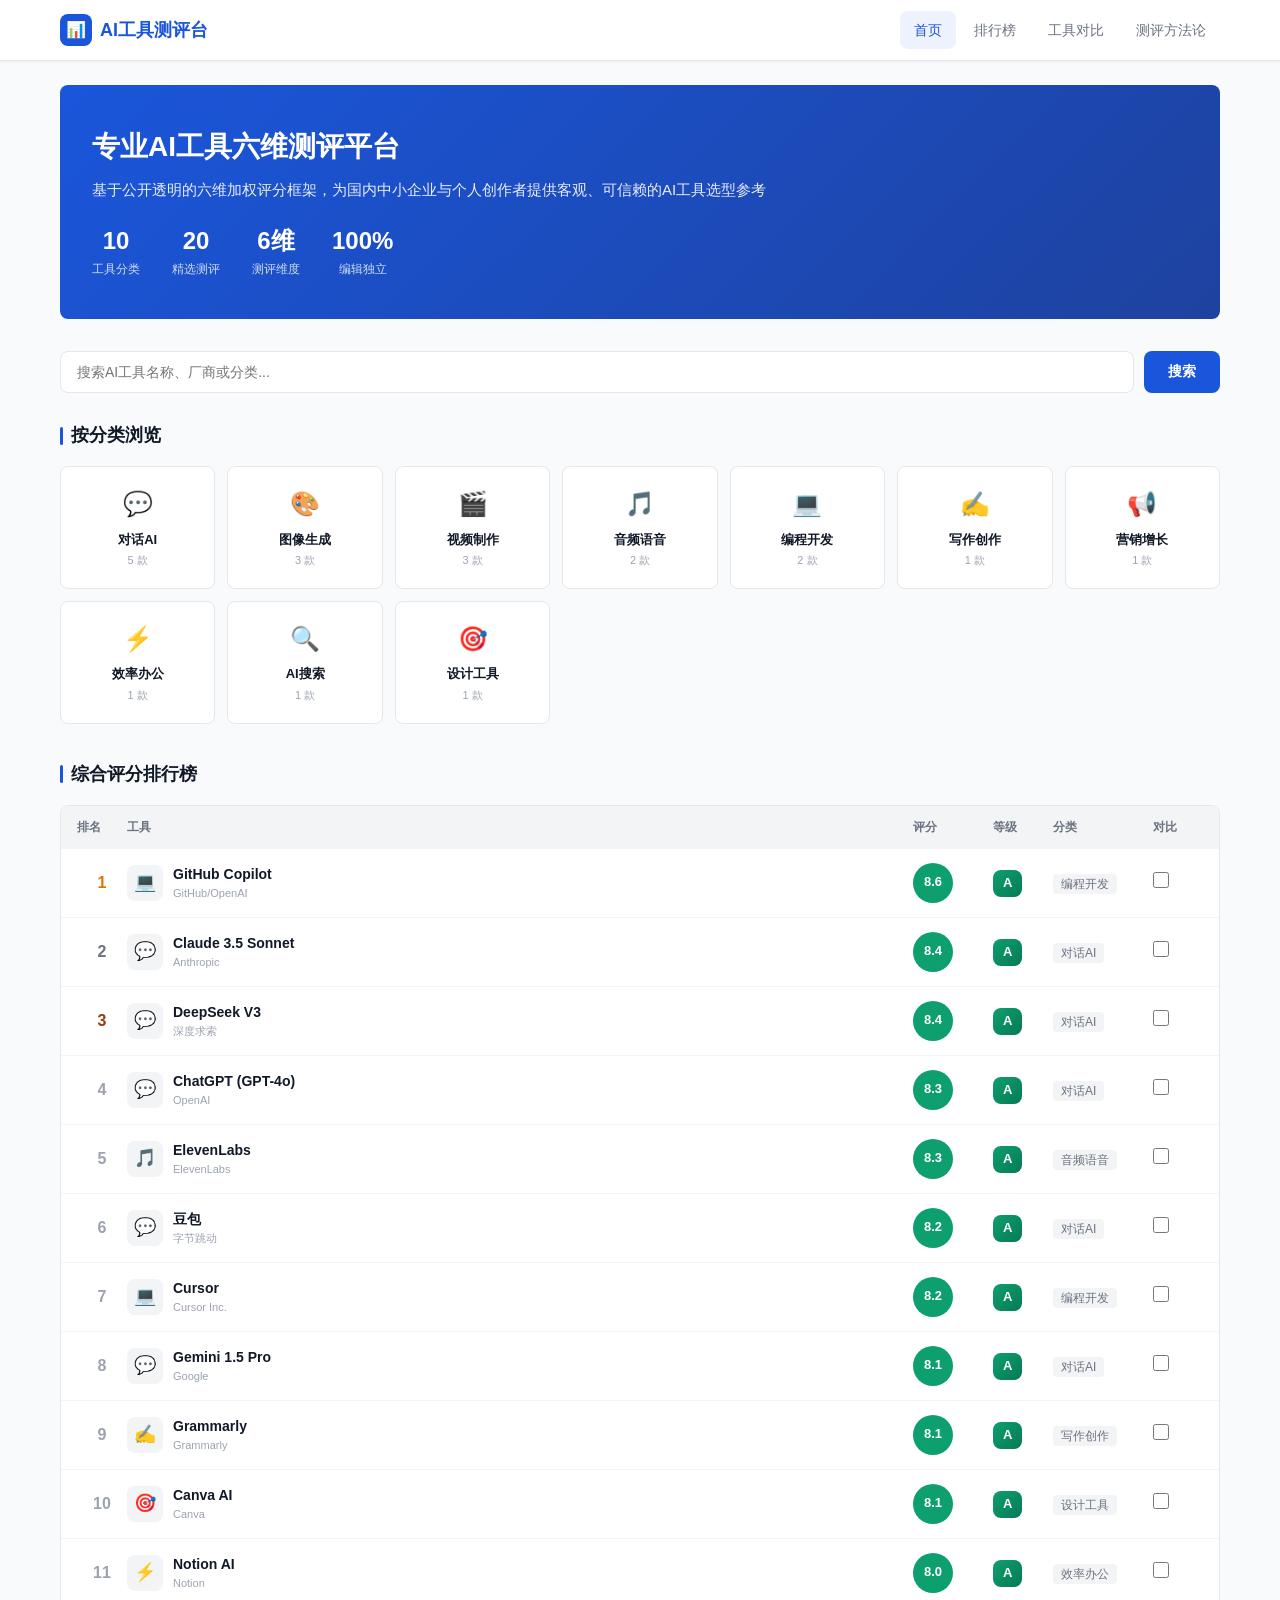
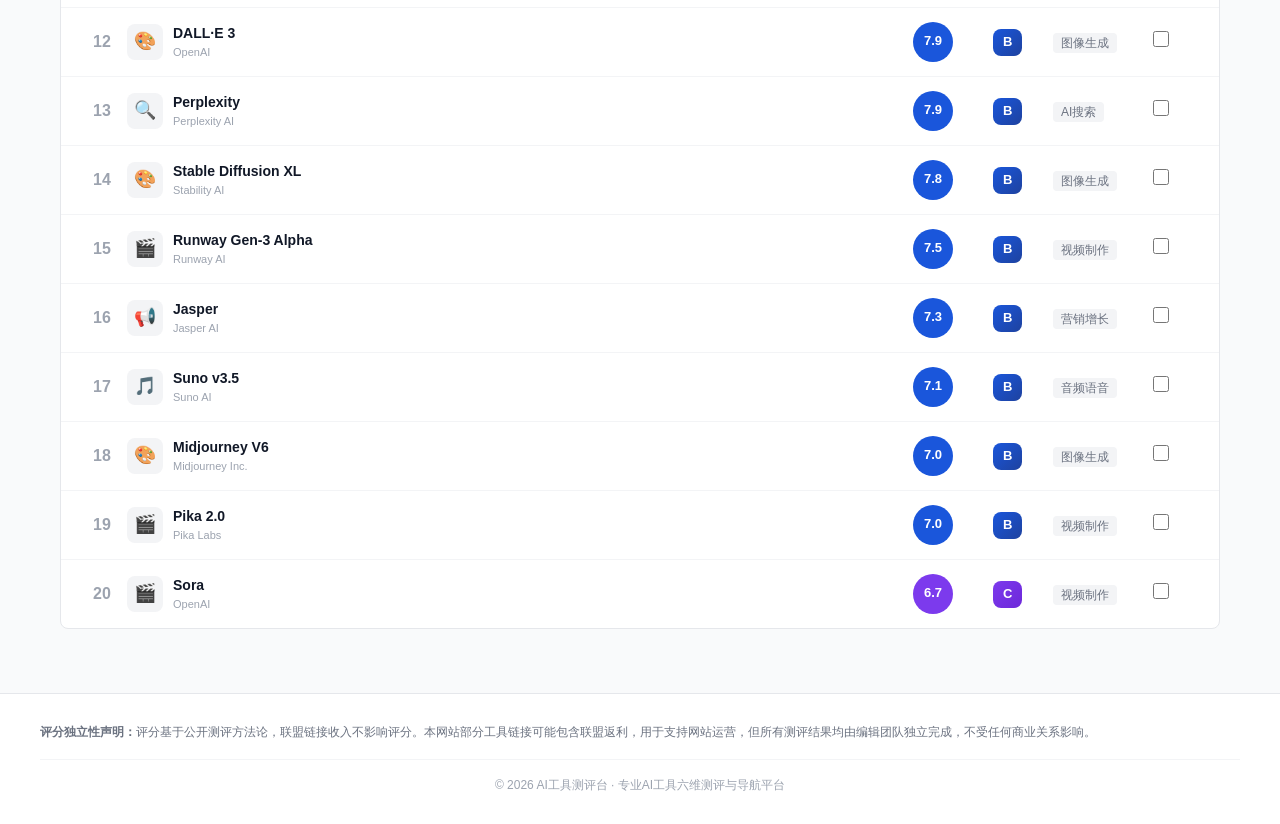
<file: index.html>
<!DOCTYPE html>
<html lang="zh-CN">
<head>
<meta charset="UTF-8">
<meta name="viewport" content="width=device-width, initial-scale=1.0">
<title>AI工具测评台 - 专业AI工具六维测评与导航</title>
<style>
:root {
  --primary: #1a56db;
  --primary-dark: #1e429f;
  --primary-light: #3f83f8;
  --accent: #0e9f6e;
  --accent-light: #31c48d;
  --bg: #f9fafb;
  --card: #ffffff;
  --text: #111827;
  --text-secondary: #6b7280;
  --text-muted: #9ca3af;
  --border: #e5e7eb;
  --border-light: #f3f4f6;
  --radius: 8px;
  --shadow-sm: 0 1px 2px rgba(0,0,0,0.05);
  --shadow-md: 0 4px 6px -1px rgba(0,0,0,0.07);
  --shadow-lg: 0 10px 15px -3px rgba(0,0,0,0.08);
  --transition: 0.2s ease;
}
* { margin: 0; padding: 0; box-sizing: border-box; }
body {
  font-family: -apple-system, BlinkMacSystemFont, 'Segoe UI', 'PingFang SC', 'Hiragino Sans GB', 'Microsoft YaHei', sans-serif;
  background: var(--bg);
  color: var(--text);
  line-height: 1.6;
  -webkit-font-smoothing: antialiased;
}
a { color: inherit; text-decoration: none; }
button { font-family: inherit; cursor: pointer; border: none; background: none; }
ul, ol { list-style: none; }
.header {
  position: sticky; top: 0; z-index: 100;
  background: var(--card);
  border-bottom: 1px solid var(--border);
  box-shadow: var(--shadow-sm);
}
.header-inner {
  max-width: 1200px; margin: 0 auto; padding: 0 20px;
  height: 60px; display: flex; align-items: center; justify-content: space-between;
  position: relative;
}
.logo {
  display: flex; align-items: center; gap: 8px;
  font-size: 18px; font-weight: 700; color: var(--primary);
  cursor: pointer;
}
.logo-icon {
  width: 32px; height: 32px; background: var(--primary);
  border-radius: var(--radius); display: flex; align-items: center; justify-content: center;
  color: white; font-size: 16px;
}
.nav { display: flex; gap: 4px; }
.nav-link {
  padding: 8px 14px; border-radius: var(--radius);
  font-size: 14px; font-weight: 500; color: var(--text-secondary);
  transition: var(--transition); cursor: pointer;
}
.nav-link:hover { color: var(--text); background: var(--border-light); }
.nav-link.active { color: var(--primary); background: rgba(26,86,219,0.08); }
.mobile-menu-btn {
  display: none; width: 36px; height: 36px;
  align-items: center; justify-content: center;
  border-radius: var(--radius); font-size: 18px; color: var(--text-secondary);
}
.main { max-width: 1200px; margin: 0 auto; padding: 24px 20px; min-height: calc(100vh - 60px - 120px); }
.page { display: none; }
.page.active { display: block; animation: fadeIn 0.25s ease; }
@keyframes fadeIn { from { opacity: 0; transform: translateY(8px); } to { opacity: 1; transform: translateY(0); } }
.hero {
  background: linear-gradient(135deg, var(--primary) 0%, var(--primary-dark) 100%);
  color: white; border-radius: var(--radius); padding: 40px 32px; margin-bottom: 32px;
}
.hero h1 { font-size: 28px; font-weight: 800; margin-bottom: 8px; }
.hero p { font-size: 15px; opacity: 0.9; margin-bottom: 20px; }
.hero-stats { display: flex; gap: 32px; flex-wrap: wrap; }
.hero-stat { text-align: center; }
.hero-stat-num { font-size: 24px; font-weight: 800; }
.hero-stat-label { font-size: 12px; opacity: 0.8; }
.search-bar { display: flex; gap: 10px; margin-bottom: 28px; }
.search-input {
  flex: 1; padding: 12px 16px;
  border: 1px solid var(--border); border-radius: var(--radius);
  font-size: 14px; background: var(--card); transition: var(--transition);
}
.search-input:focus { outline: none; border-color: var(--primary); box-shadow: 0 0 0 3px rgba(26,86,219,0.1); }
.search-btn {
  padding: 12px 24px; background: var(--primary); color: white;
  border-radius: var(--radius); font-size: 14px; font-weight: 600; transition: var(--transition);
}
.search-btn:hover { background: var(--primary-dark); }
.section-title {
  font-size: 18px; font-weight: 700; margin-bottom: 16px;
  display: flex; align-items: center; gap: 8px;
}
.section-title::before { content: ''; width: 3px; height: 18px; background: var(--primary); border-radius: 2px; }
.category-grid {
  display: grid; grid-template-columns: repeat(auto-fill, minmax(140px, 1fr));
  gap: 12px; margin-bottom: 36px;
}
.category-card {
  background: var(--card); border: 1px solid var(--border);
  border-radius: var(--radius); padding: 18px 14px; text-align: center;
  cursor: pointer; transition: var(--transition);
}
.category-card:hover { border-color: var(--primary); box-shadow: var(--shadow-md); transform: translateY(-2px); }
.category-icon { font-size: 24px; margin-bottom: 6px; }
.category-name { font-size: 13px; font-weight: 600; }
.category-count { font-size: 11px; color: var(--text-muted); margin-top: 2px; }
.ranking-list {
  background: var(--card); border: 1px solid var(--border);
  border-radius: var(--radius); overflow: hidden;
}
.ranking-header {
  display: grid; grid-template-columns: 50px 1fr 80px 60px 100px 50px;
  padding: 12px 16px; background: var(--border-light);
  font-size: 12px; font-weight: 600; color: var(--text-secondary);
}
.ranking-item {
  display: grid; grid-template-columns: 50px 1fr 80px 60px 100px 50px;
  padding: 14px 16px; border-bottom: 1px solid var(--border-light);
  align-items: center; cursor: pointer; transition: var(--transition);
}
.ranking-item:last-child { border-bottom: none; }
.ranking-item:hover { background: var(--border-light); }
.rank-num { font-size: 16px; font-weight: 800; color: var(--text-muted); text-align: center; }
.rank-num.top1 { color: #d97706; }
.rank-num.top2 { color: #6b7280; }
.rank-num.top3 { color: #92400e; }
.tool-info { display: flex; align-items: center; gap: 10px; }
.tool-icon {
  width: 36px; height: 36px; background: var(--border-light);
  border-radius: var(--radius); display: flex; align-items: center; justify-content: center;
  font-size: 18px; flex-shrink: 0;
}
.tool-name { font-size: 14px; font-weight: 600; }
.tool-vendor { font-size: 11px; color: var(--text-muted); }
.score-badge {
  display: inline-flex; align-items: center; justify-content: center;
  width: 40px; height: 40px; border-radius: 50%;
  font-size: 13px; font-weight: 800; color: white;
}
.grade-badge {
  display: inline-flex; align-items: center; justify-content: center;
  padding: 3px 10px; border-radius: var(--radius);
  font-size: 13px; font-weight: 700; color: white;
}
.grade-S { background: linear-gradient(135deg, #d97706, #b45309); }
.grade-A { background: linear-gradient(135deg, #0e9f6e, #057a55); }
.grade-B { background: linear-gradient(135deg, #1a56db, #1e429f); }
.grade-C { background: linear-gradient(135deg, #7c3aed, #6d28d9); }
.grade-D { background: linear-gradient(135deg, #dc2626, #b91c1c); }
.tool-cat {
  font-size: 12px; color: var(--text-secondary);
  background: var(--border-light); padding: 3px 8px; border-radius: 4px;
}
.compare-cb { width: 16px; height: 16px; cursor: pointer; accent-color: var(--primary); }
.back-btn {
  display: inline-flex; align-items: center; gap: 4px;
  padding: 8px 14px; background: var(--card); border: 1px solid var(--border);
  border-radius: var(--radius); font-size: 13px; color: var(--text-secondary);
  margin-bottom: 20px; transition: var(--transition); cursor: pointer;
}
.back-btn:hover { color: var(--text); border-color: var(--text-muted); }
.detail-header {
  background: var(--card); border: 1px solid var(--border);
  border-radius: var(--radius); padding: 28px; margin-bottom: 20px;
}
.detail-top { display: flex; align-items: flex-start; gap: 20px; margin-bottom: 16px; }
.detail-icon {
  width: 64px; height: 64px; background: var(--border-light);
  border-radius: var(--radius); display: flex; align-items: center; justify-content: center;
  font-size: 32px; flex-shrink: 0;
}
.detail-title h1 { font-size: 24px; font-weight: 800; margin-bottom: 4px; }
.detail-vendor { font-size: 13px; color: var(--text-secondary); margin-bottom: 8px; }
.detail-meta { display: flex; gap: 8px; flex-wrap: wrap; align-items: center; }
.detail-desc {
  font-size: 14px; color: var(--text-secondary); line-height: 1.8;
  padding-top: 16px; border-top: 1px solid var(--border-light);
}
.score-grid { display: grid; grid-template-columns: 1fr 1fr; gap: 20px; margin-bottom: 20px; }
.score-card {
  background: var(--card); border: 1px solid var(--border);
  border-radius: var(--radius); padding: 24px;
}
.score-overview { text-align: center; margin-bottom: 20px; }
.total-score { font-size: 48px; font-weight: 800; color: var(--primary); line-height: 1; }
.score-bar-row { display: flex; align-items: center; gap: 10px; margin-bottom: 12px; }
.score-bar-label { width: 110px; font-size: 12px; color: var(--text-secondary); flex-shrink: 0; }
.score-bar-track { flex: 1; height: 8px; background: var(--border-light); border-radius: 4px; overflow: hidden; }
.score-bar-fill { height: 100%; background: linear-gradient(90deg, var(--primary), var(--primary-light)); border-radius: 4px; transition: width 0.5s ease; }
.score-bar-val { width: 32px; font-size: 12px; font-weight: 600; text-align: right; }
.score-bar-weight { width: 30px; font-size: 10px; color: var(--text-muted); text-align: right; }
.radar-wrap { display: flex; align-items: center; justify-content: center; }
.radar-wrap svg { max-width: 100%; }
.pros-cons { display: grid; grid-template-columns: 1fr 1fr; gap: 20px; margin-bottom: 20px; }
.pros-card, .cons-card {
  background: var(--card); border: 1px solid var(--border);
  border-radius: var(--radius); padding: 20px;
}
.pros-card h3 { color: var(--accent); font-size: 15px; margin-bottom: 12px; display: flex; align-items: center; gap: 6px; }
.cons-card h3 { color: #dc2626; font-size: 15px; margin-bottom: 12px; display: flex; align-items: center; gap: 6px; }
.pros-cons li {
  padding: 6px 0 6px 18px; position: relative;
  font-size: 13px; color: var(--text-secondary); border-bottom: 1px solid var(--border-light);
}
.pros-cons li:last-child { border-bottom: none; }
.pros-card li::before { content: '✓'; position: absolute; left: 0; color: var(--accent); font-weight: 700; }
.cons-card li::before { content: '✗'; position: absolute; left: 0; color: #dc2626; font-weight: 700; }
.pricing-card {
  background: var(--card); border: 1px solid var(--border);
  border-radius: var(--radius); padding: 20px; margin-bottom: 20px;
}
.pricing-card h3 { font-size: 15px; margin-bottom: 14px; }
.pricing-tiers { display: grid; grid-template-columns: repeat(auto-fit, minmax(180px, 1fr)); gap: 10px; }
.pricing-tier {
  padding: 14px; background: var(--border-light); border-radius: var(--radius); text-align: center;
}
.pricing-tier-name { font-size: 13px; font-weight: 600; margin-bottom: 4px; }
.pricing-tier-price { font-size: 18px; font-weight: 800; color: var(--primary); }
.compare-table-wrap {
  background: var(--card); border: 1px solid var(--border);
  border-radius: var(--radius); overflow-x: auto;
}
.compare-table { width: 100%; border-collapse: collapse; min-width: 500px; }
.compare-table th, .compare-table td {
  padding: 12px 14px; text-align: left; border-bottom: 1px solid var(--border-light); font-size: 13px;
}
.compare-table th {
  background: var(--border-light); font-weight: 600; color: var(--text-secondary);
  position: sticky; top: 0;
}
.compare-table tr:hover { background: var(--border-light); }
.compare-score { font-weight: 700; color: var(--primary); }
.compare-best { background: rgba(14,159,110,0.08); color: var(--accent); font-weight: 600; }
.compare-empty { text-align: center; padding: 60px 20px; color: var(--text-secondary); }
.compare-empty-icon { font-size: 40px; margin-bottom: 12px; }
.compare-remove-btn {
  padding: 4px 10px; background: #fef2f2; color: #dc2626;
  border-radius: 4px; font-size: 12px; font-weight: 500; transition: var(--transition);
  margin-left: 8px;
}
.compare-remove-btn:hover { background: #fee2e2; }
.compare-bar {
  position: fixed; bottom: 0; left: 0; right: 0;
  background: var(--primary-dark); color: white;
  padding: 12px 20px; display: none; align-items: center; justify-content: space-between;
  z-index: 200; box-shadow: 0 -4px 12px rgba(0,0,0,0.15);
}
.compare-bar.active { display: flex; }
.compare-bar-info { font-size: 14px; }
.compare-bar-btns { display: flex; gap: 10px; }
.compare-bar-btn {
  padding: 8px 18px; border-radius: var(--radius); font-size: 13px; font-weight: 600;
  transition: var(--transition);
}
.compare-bar-btn.primary { background: var(--accent); color: white; }
.compare-bar-btn.primary:hover { background: #057a55; }
.compare-bar-btn.ghost { background: rgba(255,255,255,0.15); color: white; }
.compare-bar-btn.ghost:hover { background: rgba(255,255,255,0.25); }
.route-notice {
  padding: 12px 16px; background: #fef3c7; border: 1px solid #fcd34d;
  border-radius: var(--radius); margin-bottom: 16px; font-size: 13px; color: #92400e;
}
.methodology-content {
  background: var(--card); border: 1px solid var(--border);
  border-radius: var(--radius); padding: 32px;
}
.methodology-content h2 { font-size: 20px; margin: 28px 0 12px; color: var(--text); }
.methodology-content h2:first-child { margin-top: 0; }
.methodology-content h3 { font-size: 16px; margin: 20px 0 10px; }
.methodology-content p { font-size: 14px; color: var(--text-secondary); line-height: 1.8; margin-bottom: 12px; }
.dim-table { width: 100%; border-collapse: collapse; margin: 16px 0; }
.dim-table th, .dim-table td { padding: 10px 12px; border: 1px solid var(--border); font-size: 13px; text-align: left; }
.dim-table th { background: var(--primary); color: white; font-weight: 600; }
.dim-table tr:nth-child(even) { background: var(--border-light); }
.grade-scale {
  display: grid; grid-template-columns: repeat(auto-fit, minmax(100px, 1fr));
  gap: 10px; margin: 16px 0;
}
.grade-item { padding: 14px; border-radius: var(--radius); text-align: center; color: white; }
.grade-item-num { font-size: 20px; font-weight: 800; }
.grade-item-label { font-size: 11px; opacity: 0.9; margin-top: 2px; }
.disclosure-box {
  background: rgba(26,86,219,0.05); border: 1px solid rgba(26,86,219,0.2);
  border-radius: var(--radius); padding: 18px; margin-top: 24px;
}
.disclosure-box h4 { color: var(--primary); margin-bottom: 8px; font-size: 14px; }
.disclosure-box p { font-size: 13px; margin-bottom: 0; }
.footer {
  background: var(--card); border-top: 1px solid var(--border);
  padding: 28px 20px; margin-top: 40px;
}
.footer-inner { max-width: 1200px; margin: 0 auto; }
.footer-disclosure {
  font-size: 12px; color: var(--text-secondary); line-height: 1.8;
  margin-bottom: 16px; padding-bottom: 16px; border-bottom: 1px solid var(--border-light);
}
.footer-bottom { text-align: center; font-size: 12px; color: var(--text-muted); }
@media (max-width: 768px) {
  .nav {
    display: none; flex-direction: column;
    position: absolute; top: 60px; left: 0; right: 0;
    background: white; padding: 10px;
    border-bottom: 1px solid var(--border);
    box-shadow: var(--shadow-md); z-index: 99;
  }
  .nav.open { display: flex; }
  .mobile-menu-btn { display: flex; }
  .hero { padding: 28px 20px; }
  .hero h1 { font-size: 22px; }
  .hero-stats { gap: 20px; }
  .hero-stat-num { font-size: 20px; }
  .search-bar { flex-direction: column; }
  .ranking-header { display: none; }
  .ranking-item {
    grid-template-columns: 36px 1fr; grid-template-rows: auto auto;
    gap: 6px; padding: 14px 12px;
  }
  .ranking-item > *:nth-child(n+3) { grid-column: 2; font-size: 12px; }
  .score-grid { grid-template-columns: 1fr; }
  .pros-cons { grid-template-columns: 1fr; }
  .detail-top { flex-direction: column; }
  .detail-header { padding: 20px; }
  .methodology-content { padding: 20px; }
  .category-grid { grid-template-columns: repeat(auto-fill, minmax(110px, 1fr)); }
  .main { padding: 16px 14px; }
  .compare-bar-btns { gap: 6px; }
  .compare-bar-btn { padding: 8px 12px; font-size: 12px; }
}
</style>
</head>
<body>

<header class="header">
  <div class="header-inner">
    <div class="logo" onclick="navigate('home')">
      <div class="logo-icon">📊</div>
      <span>AI工具测评台</span>
    </div>
    <nav class="nav" id="main-nav">
      <div class="nav-link active" data-route="home" onclick="navigate('home')">首页</div>
      <div class="nav-link" data-route="ranking" onclick="navigate('ranking')">排行榜</div>
      <div class="nav-link" data-route="compare" onclick="navigate('compare')">工具对比</div>
      <div class="nav-link" data-route="methodology" onclick="navigate('methodology')">测评方法论</div>
    </nav>
    <button class="mobile-menu-btn" onclick="toggleMobileMenu()" aria-label="菜单">☰</button>
  </div>
</header>

<main class="main">
  <div class="page active" id="page-home">
    <div class="hero">
      <h1>专业AI工具六维测评平台</h1>
      <p>基于公开透明的六维加权评分框架，为国内中小企业与个人创作者提供客观、可信赖的AI工具选型参考</p>
      <div class="hero-stats">
        <div class="hero-stat"><div class="hero-stat-num" id="stat-cats">6</div><div class="hero-stat-label">工具分类</div></div>
        <div class="hero-stat"><div class="hero-stat-num" id="stat-tools">20</div><div class="hero-stat-label">精选测评</div></div>
        <div class="hero-stat"><div class="hero-stat-num">6维</div><div class="hero-stat-label">测评维度</div></div>
        <div class="hero-stat"><div class="hero-stat-num">100%</div><div class="hero-stat-label">编辑独立</div></div>
      </div>
    </div>
    <div class="search-bar">
      <input type="text" class="search-input" id="home-search" placeholder="搜索AI工具名称、厂商或分类..." oninput="handleSearch(this.value)">
      <button class="search-btn" onclick="handleSearch(document.getElementById('home-search').value)">搜索</button>
    </div>
    <div id="route-notice-home"></div>
    <h2 class="section-title">按分类浏览</h2>
    <div class="category-grid" id="category-grid"></div>
    <h2 class="section-title">综合评分排行榜</h2>
    <div class="ranking-list" id="ranking-list"></div>
  </div>

  <div class="page" id="page-ranking">
    <h2 class="section-title">全部工具排行榜</h2>
    <div class="search-bar">
      <input type="text" class="search-input" id="ranking-search" placeholder="搜索工具..." oninput="handleSearch(this.value, 'ranking')">
    </div>
    <div class="ranking-list" id="ranking-list-full"></div>
  </div>

  <div class="page" id="page-tool">
    <button class="back-btn" onclick="navigate('home')">← 返回列表</button>
    <div id="detail-content"></div>
  </div>

  <div class="page" id="page-compare">
    <h2 class="section-title">工具横向对比</h2>
    <p style="margin-bottom:16px;color:var(--text-secondary);font-size:13px;">在排行榜中勾选2-3个工具进行对比，点击"×"可移除单个工具。</p>
    <div id="compare-content"></div>
  </div>

  <div class="page" id="page-category">
    <button class="back-btn" onclick="navigate('home')">← 返回首页</button>
    <h2 class="section-title" id="category-title">分类</h2>
    <div class="ranking-list" id="category-list"></div>
  </div>

  <div class="page" id="page-methodology">
    <div class="methodology-content">
      <h2>六维加权评分框架</h2>
      <p>AI工具测评台采用独立研发的六维加权评分框架，对每款AI工具进行系统化、可复现的专业测评。所有评分基于公开可验证的测试用例与使用体验，不受厂商付费或联盟关系影响。</p>
      <h3>评分维度与权重</h3>
      <table class="dim-table">
        <thead><tr><th>维度</th><th>权重</th><th>评估要点</th></tr></thead>
        <tbody>
          <tr><td><strong>功能与输出质量</strong></td><td>25%</td><td>核心功能完整性、输出准确性、用例覆盖度、多模态能力</td></tr>
          <tr><td><strong>用户体验</strong></td><td>20%</td><td>界面设计、上手曲线、响应速度、文档质量、移动端适配</td></tr>
          <tr><td><strong>价格与价值</strong></td><td>20%</td><td>成本透明度、免费额度充足度、性价比、定价灵活性</td></tr>
          <tr><td><strong>集成与开发者体验</strong></td><td>15%</td><td>API质量与文档、平台兼容性、SDK覆盖、限流合理性</td></tr>
          <tr><td><strong>支持与可靠性</strong></td><td>10%</td><td>正常运行时间、更新频率、故障响应、状态页透明度</td></tr>
          <tr><td><strong>伦理与透明度</strong></td><td>10%</td><td>数据隐私政策、训练数据来源、偏见披露、内容安全</td></tr>
        </tbody>
      </table>
      <h3>等级划分标准</h3>
      <p>总分 = Σ(维度分 × 权重)，各维度按1-10分打分，映射等级：</p>
      <div class="grade-scale">
        <div class="grade-item grade-S"><div class="grade-item-num">S</div><div class="grade-item-label">9.0+ 卓越</div></div>
        <div class="grade-item grade-A"><div class="grade-item-num">A</div><div class="grade-item-label">8.0-8.9 优秀</div></div>
        <div class="grade-item grade-B"><div class="grade-item-num">B</div><div class="grade-item-label">7.0-7.9 良好</div></div>
        <div class="grade-item grade-C"><div class="grade-item-num">C</div><div class="grade-item-label">6.0-6.9 一般</div></div>
        <div class="grade-item grade-D"><div class="grade-item-num">D</div><div class="grade-item-label">&lt;6.0 不推荐</div></div>
      </div>
      <div class="disclosure-box">
        <h4>📢 编辑独立性声明</h4>
        <p>评分基于公开测评方法论，联盟链接收入不影响评分。本平台部分工具链接可能包含联盟返利，用于支持网站运营，但所有测评结果均由编辑团队独立完成，不受任何商业关系影响。</p>
      </div>
    </div>
  </div>
</main>

<div class="compare-bar" id="compare-bar">
  <div class="compare-bar-info">已选择 <span id="compare-count">0</span> 个工具（最多3个）</div>
  <div class="compare-bar-btns">
    <button class="compare-bar-btn ghost" onclick="clearCompare()">清空</button>
    <button class="compare-bar-btn primary" onclick="navigate('compare')">开始对比</button>
  </div>
</div>

<footer class="footer">
  <div class="footer-inner">
    <div class="footer-disclosure">
      <strong>评分独立性声明：</strong>评分基于公开测评方法论，联盟链接收入不影响评分。本网站部分工具链接可能包含联盟返利，用于支持网站运营，但所有测评结果均由编辑团队独立完成，不受任何商业关系影响。
    </div>
    <div class="footer-bottom">© 2026 AI工具测评台 · 专业AI工具六维测评与导航平台</div>
  </div>
</footer>

<script>
var DIMENSIONS = [
  { key: 'functionality', name: '功能与输出质量', weight: 0.25, short: '功能质量' },
  { key: 'ux',            name: '用户体验',       weight: 0.20, short: '用户体验' },
  { key: 'pricing',       name: '价格与价值',     weight: 0.20, short: '价格价值' },
  { key: 'integration',   name: '集成与开发者体验', weight: 0.15, short: '集成开发' },
  { key: 'support',       name: '支持与可靠性',   weight: 0.10, short: '支持可靠' },
  { key: 'ethics',        name: '伦理与透明度',   weight: 0.10, short: '伦理透明' }
];

var CATEGORIES = {
  chat:        { name: '对话AI',   icon: '💬' },
  image:       { name: '图像生成', icon: '🎨' },
  video:       { name: '视频制作', icon: '🎬' },
  audio:       { name: '音频语音', icon: '🎵' },
  code:        { name: '编程开发', icon: '💻' },
  writing:     { name: '写作创作', icon: '✍️' },
  marketing:   { name: '营销增长', icon: '📢' },
  productivity:{ name: '效率办公', icon: '⚡' },
  search:      { name: 'AI搜索',   icon: '🔍' },
  design:      { name: '设计工具', icon: '🎯' }
};

var TOOLS = [
  { name:"ChatGPT (GPT-4o)", slug:"chatgpt", category:"chat", vendor:"OpenAI",
    scores:{functionality:9.5,ux:9.0,pricing:6.5,integration:9.0,support:8.0,ethics:6.5},
    pros:["多模态能力行业领先，图文音视频全支持","GPT-4o输出质量高，推理能力强","插件与自定义GPT生态丰富"],
    cons:["Plus订阅$20/月，价格偏高","高峰期偶发响应慢或503错误","国内访问需特殊网络"],
    pricing:"Free / Plus $20/月 / Team $25/人/月", lastUpdated:"2026-08-15" },
  { name:"Claude 3.5 Sonnet", slug:"claude", category:"chat", vendor:"Anthropic",
    scores:{functionality:9.0,ux:9.5,pricing:6.5,integration:8.0,support:8.5,ethics:9.0},
    pros:["长文本处理能力业界第一，200K上下文","输出稳定幻觉率低，深度写作优秀","界面简洁优雅，Artifacts功能实用"],
    cons:["多模态能力弱于GPT-4o","国内访问需特殊网络","API价格高于同类开源模型"],
    pricing:"Free / Pro $20/月 / Max $100/月", lastUpdated:"2026-08-10" },
  { name:"Gemini 1.5 Pro", slug:"gemini", category:"chat", vendor:"Google",
    scores:{functionality:8.5,ux:7.5,pricing:8.0,integration:8.5,support:7.5,ethics:8.0},
    pros:["多模态理解强，视频分析能力突出","与Google搜索和Workspace深度集成","免费版功能丰富，性价比高"],
    cons:["长文本输出偶发截断","界面体验不如Claude精致","国内访问受限"],
    pricing:"Free / Advanced $19.99/月", lastUpdated:"2026-08-12" },
  { name:"DeepSeek V3", slug:"deepseek", category:"chat", vendor:"深度求索",
    scores:{functionality:8.5,ux:7.5,pricing:10.0,integration:7.5,support:8.0,ethics:8.0},
    pros:["完全免费，性价比行业最高","深度思考R1模式推理能力强","中文理解优秀，国内直连稳定"],
    cons:["多模态能力有限","界面功能较简单","生态不如OpenAI丰富"],
    pricing:"完全免费 / API行业最低价", lastUpdated:"2026-08-20" },
  { name:"豆包", slug:"doubao", category:"chat", vendor:"字节跳动",
    scores:{functionality:7.5,ux:8.5,pricing:9.5,integration:7.0,support:8.5,ethics:8.0},
    pros:["国内访问稳定快速，零门槛","多模态功能丰富，语音交互好","免费额度充足，日常使用够用"],
    cons:["长文本与复杂推理能力一般","C端产品力弱于国际竞品","API生态尚在发展"],
    pricing:"Free / Pro ¥69/月", lastUpdated:"2026-08-18" },
  { name:"Midjourney V6", slug:"midjourney", category:"image", vendor:"Midjourney Inc.",
    scores:{functionality:9.5,ux:6.5,pricing:5.5,integration:5.5,support:7.0,ethics:6.5},
    pros:["图像艺术质量行业顶尖，风格多样性强","V6模型细节表现力和文字渲染优秀","Discord社区灵感资源海量"],
    cons:["仅通过Discord使用，上手门槛高","无免费额度，最低$10/月","无公开API，集成能力弱"],
    pricing:"Basic $10/月 / Standard $30/月 / Pro $60/月", lastUpdated:"2026-08-08" },
  { name:"DALL·E 3", slug:"dalle-3", category:"image", vendor:"OpenAI",
    scores:{functionality:8.0,ux:9.0,pricing:6.5,integration:8.0,support:8.0,ethics:8.0},
    pros:["文字理解精准，提示词友好","与ChatGPT深度集成，使用门槛低","生成图片中文字清晰可读"],
    cons:["艺术风格不如Midjourney","生成速度较慢","分辨率和创意多样性有限"],
    pricing:"含于ChatGPT Plus / API $0.04/张", lastUpdated:"2026-08-05" },
  { name:"Stable Diffusion XL", slug:"stable-diffusion", category:"image", vendor:"Stability AI",
    scores:{functionality:8.5,ux:5.0,pricing:10.0,integration:8.5,support:6.5,ethics:7.5},
    pros:["开源免费，可本地部署无限制","ControlNet等控制能力强","模型和LoRA生态极其丰富"],
    cons:["本地部署需高端显卡，上手难","默认出图质量需调参","官方支持较弱，依赖社区"],
    pricing:"开源免费 / DreamStudio按量计费", lastUpdated:"2026-08-03" },
  { name:"Sora", slug:"sora", category:"video", vendor:"OpenAI",
    scores:{functionality:9.0,ux:7.0,pricing:5.5,integration:4.5,support:7.0,ethics:5.5},
    pros:["视频生成质量行业领先，电影级画质","镜头运动自然，场景复杂度高","物理模拟较准确"],
    cons:["限量开放，获取门槛高","生成等待时间长","无API，内容安全限制严格"],
    pricing:"含于ChatGPT Plus / Pro $200/月", lastUpdated:"2026-08-01" },
  { name:"Runway Gen-3 Alpha", slug:"runway", category:"video", vendor:"Runway AI",
    scores:{functionality:8.5,ux:8.5,pricing:5.5,integration:7.0,support:8.0,ethics:7.0},
    pros:["视频编辑功能全面专业","Gen-3 Alpha生成质量优秀","运动笔刷控制精准，网页端即用"],
    cons:["订阅价格较高，$12/月起","免费额度有限","长视频生成成本高"],
    pricing:"Free 125积分/月 / Standard $12/月 / Pro $28/月", lastUpdated:"2026-08-06" },
  { name:"Pika 2.0", slug:"pika", category:"video", vendor:"Pika Labs",
    scores:{functionality:7.5,ux:8.0,pricing:6.5,integration:6.0,support:7.0,ethics:6.5},
    pros:["上手简单，Discord和网页端都能用","生成速度快，创意视频效率高","局部重绘和扩展功能实用"],
    cons:["视频质量略逊于Runway/Sora","高级功能需付费","导出分辨率有限"],
    pricing:"Free / Standard $10/月 / Pro $60/月", lastUpdated:"2026-07-28" },
  { name:"ElevenLabs", slug:"elevenlabs", category:"audio", vendor:"ElevenLabs",
    scores:{functionality:9.5,ux:9.0,pricing:6.5,integration:9.0,support:8.0,ethics:6.5},
    pros:["语音自然度行业第一，几乎以假乱真","声音克隆效果逼真，29种语言支持","API文档完善，集成体验好"],
    cons:["声音克隆存在滥用风险","高级功能价格较高","中文语音仍有提升空间"],
    pricing:"Free 1万字符/月 / Starter $5/月 / Creator $22/月", lastUpdated:"2026-08-14" },
  { name:"Suno v3.5", slug:"suno", category:"audio", vendor:"Suno AI",
    scores:{functionality:8.5,ux:8.0,pricing:6.5,integration:5.5,support:7.0,ethics:5.5},
    pros:["歌曲完整度高，含人声和编曲","风格覆盖广泛，生成速度快","社区灵感丰富，可自定义歌词"],
    cons:["歌词偶发不通顺","版权归属不明确","无公开API，集成能力弱"],
    pricing:"Free 10首/天 / Pro $10/月 / Premier $30/月", lastUpdated:"2026-08-03" },
  { name:"GitHub Copilot", slug:"github-copilot", category:"code", vendor:"GitHub/OpenAI",
    scores:{functionality:9.0,ux:9.0,pricing:8.0,integration:9.5,support:8.5,ethics:6.5},
    pros:["代码补全准确率高，支持多语言","IDE集成无缝，VS Code/JetBrains全支持","企业版功能完善，开源维护者免费"],
    cons:["复杂逻辑生成偶有错误","需联网使用核心功能","开源代码版权争议"],
    pricing:"Free(开源维护者) / Individual $10/月 / Business $19/人/月", lastUpdated:"2026-08-18" },
  { name:"Cursor", slug:"cursor", category:"code", vendor:"Cursor Inc.",
    scores:{functionality:9.0,ux:9.5,pricing:6.5,integration:8.0,support:8.0,ethics:7.0},
    pros:["AI原生设计，对话式编程体验流畅","代码理解深度强，多文件重构能力优秀","基于VS Code，插件兼容易上手"],
    cons:["Pro版$20/月价格较高","大项目索引慢","部分VS Code插件不兼容"],
    pricing:"Free / Pro $20/月 / Business $40/人/月", lastUpdated:"2026-08-16" },
  { name:"Grammarly", slug:"grammarly", category:"writing", vendor:"Grammarly",
    scores:{functionality:8.0,ux:9.0,pricing:6.5,integration:9.0,support:8.5,ethics:8.0},
    pros:["语法检查准确率高，英文写作必备","全平台覆盖，浏览器/桌面/移动端","实时反馈体验好，语气调整实用"],
    cons:["高级功能$12/月，价格偏高","中文支持有限","创意写作能力一般"],
    pricing:"Free / Premium $12/月 / Business $15/人/月", lastUpdated:"2026-08-12" },
  { name:"Jasper", slug:"jasper", category:"marketing", vendor:"Jasper AI",
    scores:{functionality:7.5,ux:8.5,pricing:5.5,integration:7.5,support:8.0,ethics:7.0},
    pros:["营销模板丰富专业，50+场景覆盖","品牌声音定制，团队协作功能强","SEO模式实用，适合内容营销"],
    cons:["价格高，$49/月起","通用写作不如ChatGPT","模板化痕迹明显"],
    pricing:"Creator $49/月 / Teams $125/月 / Business 定制", lastUpdated:"2026-08-05" },
  { name:"Notion AI", slug:"notion-ai", category:"productivity", vendor:"Notion",
    scores:{functionality:7.5,ux:9.5,pricing:6.5,integration:9.0,support:8.0,ethics:8.0},
    pros:["与Notion深度集成，文档内直接调用AI","文档总结和写作体验无缝","界面优雅，团队协作友好"],
    cons:["AI能力不如专用助手强","需Notion订阅才能用","独立使用价值有限"],
    pricing:"Plus $8/人/月起（含AI）", lastUpdated:"2026-08-10" },
  { name:"Perplexity", slug:"perplexity", category:"search", vendor:"Perplexity AI",
    scores:{functionality:8.5,ux:8.5,pricing:7.5,integration:7.0,support:7.5,ethics:8.0},
    pros:["答案带引用来源，可信度高","实时搜索能力强，信息时效性好","深度研究模式优秀，界面简洁"],
    cons:["复杂推理不如ChatGPT","Pro版$20/月","国内访问受限"],
    pricing:"Free / Pro $20/月", lastUpdated:"2026-08-15" },
  { name:"Canva AI", slug:"canva-ai", category:"design", vendor:"Canva",
    scores:{functionality:7.5,ux:9.5,pricing:7.5,integration:8.0,support:8.5,ethics:7.5},
    pros:["设计模板海量，零门槛做专业设计","AI功能集成度高，一键生成图文","团队协作友好，全平台覆盖"],
    cons:["专业设计能力有限","AI图像质量一般","高级功能需Pro订阅"],
    pricing:"Free / Pro $12.99/月 / Teams $14.99/人/月", lastUpdated:"2026-08-10" }
];

var compareList = [];
var currentSearch = '';
var searchDebounceTimer = null;

function calculateScore(scores) {
  var weightedSum = 0;
  for (var i = 0; i < DIMENSIONS.length; i++) {
    var dim = DIMENSIONS[i];
    var val = scores[dim.key];
    if (typeof val !== 'number' || val < 1 || val > 10) {
      console.warn('维度 ' + dim.key + ' 分数异常: ' + val);
      val = 5;
    }
    weightedSum += val * dim.weight;
  }
  var total = Math.round(weightedSum * 10) / 10;
  var grade;
  if (total >= 9.0)      grade = 'S';
  else if (total >= 8.0) grade = 'A';
  else if (total >= 7.0) grade = 'B';
  else if (total >= 6.0) grade = 'C';
  else                    grade = 'D';
  return { total: total, grade: grade };
}

function drawRadar(containerId, scores) {
  var container = document.getElementById(containerId);
  if (!container) return;
  var size = 280;
  var center = size / 2;
  var radius = 100;
  var n = DIMENSIONS.length;
  var svg = '<svg width="' + size + '" height="' + size + '" viewBox="0 0 ' + size + ' ' + size + '">';
  for (var level = 2; level <= 10; level += 2) {
    var r = (radius / 10) * level;
    var points = [];
    for (var i = 0; i < n; i++) {
      var angle = (Math.PI * 2 * i / n) - Math.PI / 2;
      var x = center + r * Math.cos(angle);
      var y = center + r * Math.sin(angle);
      points.push(x.toFixed(1) + ',' + y.toFixed(1));
    }
    svg += '<polygon points="' + points.join(' ') + '" fill="none" stroke="#e5e7eb" stroke-width="1"/>';
    if (level % 4 === 0) {
      var labelX = center;
      var labelY = center - r - 4;
      svg += '<text x="' + labelX + '" y="' + labelY + '" text-anchor="middle" font-size="9" fill="#9ca3af">' + level + '</text>';
    }
  }
  for (var j = 0; j < n; j++) {
    var ang = (Math.PI * 2 * j / n) - Math.PI / 2;
    var ex = center + radius * Math.cos(ang);
    var ey = center + radius * Math.sin(ang);
    svg += '<line x1="' + center + '" y1="' + center + '" x2="' + ex.toFixed(1) + '" y2="' + ey.toFixed(1) + '" stroke="#d1d5db" stroke-width="1"/>';
  }
  var dataPoints = [];
  for (var k = 0; k < n; k++) {
    var a = (Math.PI * 2 * k / n) - Math.PI / 2;
    var v = scores[DIMENSIONS[k].key] || 0;
    var dr = (radius / 10) * v;
    var dx = center + dr * Math.cos(a);
    var dy = center + dr * Math.sin(a);
    dataPoints.push(dx.toFixed(1) + ',' + dy.toFixed(1));
  }
  svg += '<polygon points="' + dataPoints.join(' ') + '" fill="rgba(26,86,219,0.15)" stroke="#1a56db" stroke-width="2"/>';
  for (var m = 0; m < n; m++) {
    var ma = (Math.PI * 2 * m / n) - Math.PI / 2;
    var mv = scores[DIMENSIONS[m].key] || 0;
    var mr = (radius / 10) * mv;
    var mx = center + mr * Math.cos(ma);
    var my = center + mr * Math.sin(ma);
    svg += '<circle cx="' + mx.toFixed(1) + '" cy="' + my.toFixed(1) + '" r="4" fill="#1a56db"/>';
  }
  for (var p = 0; p < n; p++) {
    var pa = (Math.PI * 2 * p / n) - Math.PI / 2;
    var lr = radius + 20;
    var lx = center + lr * Math.cos(pa);
    var ly = center + lr * Math.sin(pa);
    svg += '<text x="' + lx.toFixed(1) + '" y="' + ly.toFixed(1) + '" text-anchor="middle" dominant-baseline="middle" font-size="11" fill="#4b5563" font-family="sans-serif">' + DIMENSIONS[p].short + '</text>';
  }
  svg += '</svg>';
  container.innerHTML = svg;
}

function renderPage(route) {
  var pages = document.querySelectorAll('.page');
  for (var i = 0; i < pages.length; i++) {
    pages[i].classList.remove('active');
  }
  var navLinks = document.querySelectorAll('.nav-link');
  for (var j = 0; j < navLinks.length; j++) {
    navLinks[j].classList.remove('active');
  }
  var pageId = 'page-home';
  var navRoute = 'home';
  var isValidRoute = false;
  if (route === 'home' || route === '') {
    pageId = 'page-home'; navRoute = 'home'; isValidRoute = true; renderHome();
  } else if (route === 'ranking') {
    pageId = 'page-ranking'; navRoute = 'ranking'; isValidRoute = true; renderRanking('ranking-list-full', TOOLS);
  } else if (route === 'compare') {
    pageId = 'page-compare'; navRoute = 'compare'; isValidRoute = true; renderComparePage();
  } else if (route === 'methodology') {
    pageId = 'page-methodology'; navRoute = 'methodology'; isValidRoute = true;
  } else if (route.indexOf('tool/') === 0) {
    pageId = 'page-tool'; isValidRoute = true;
    var slug = route.substring(5);
    renderToolDetail(slug);
  } else if (route.indexOf('category/') === 0) {
    pageId = 'page-category'; isValidRoute = true;
    var catSlug = route.substring(9);
    renderCategoryPage(catSlug);
  }
  if (!isValidRoute) {
    pageId = 'page-home'; navRoute = 'home'; renderHome();
    var noticeEl = document.getElementById('route-notice-home');
    if (noticeEl) {
      noticeEl.innerHTML = '<div class="route-notice">⚠️ 未找到页面 "' + escapeHtml(route) + '"，已返回首页。</div>';
    }
  } else {
    var noticeEl2 = document.getElementById('route-notice-home');
    if (noticeEl2) noticeEl2.innerHTML = '';
  }
  var targetPage = document.getElementById(pageId);
  if (targetPage) targetPage.classList.add('active');
  var activeNav = document.querySelector('.nav-link[data-route="' + navRoute + '"]');
  if (activeNav) activeNav.classList.add('active');
  window.scrollTo(0, 0);
}

function searchTools(query) {
  if (!query || query.trim() === '') return TOOLS.slice();
  var q = query.toLowerCase().trim();
  var results = [];
  for (var i = 0; i < TOOLS.length; i++) {
    var tool = TOOLS[i];
    var catName = (CATEGORIES[tool.category] || {}).name || '';
    if (
      tool.name.toLowerCase().indexOf(q) !== -1 ||
      tool.vendor.toLowerCase().indexOf(q) !== -1 ||
      catName.toLowerCase().indexOf(q) !== -1 ||
      (tool.pricing && tool.pricing.toLowerCase().indexOf(q) !== -1)
    ) {
      results.push(tool);
    }
  }
  return results;
}

function compareTools(slugs) {
  var tools = [];
  var seen = {};
  for (var i = 0; i < slugs.length; i++) {
    if (seen[slugs[i]]) continue;
    seen[slugs[i]] = true;
    var tool = null;
    for (var j = 0; j < TOOLS.length; j++) {
      if (TOOLS[j].slug === slugs[i]) { tool = TOOLS[j]; break; }
    }
    if (tool) tools.push(tool);
  }
  if (tools.length < 2) return { tools: tools, rows: [] };
  var bestScores = {};
  for (var d = 0; d < DIMENSIONS.length; d++) {
    var key = DIMENSIONS[d].key;
    var max = 0;
    for (var t = 0; t < tools.length; t++) {
      if (tools[t].scores[key] > max) max = tools[t].scores[key];
    }
    bestScores[key] = max;
  }
  var rows = [
    { label: '综合评分', key: 'total', type: 'score' },
    { label: '等级', key: 'grade', type: 'grade' },
    { label: '厂商', key: 'vendor', type: 'text' },
    { label: '分类', key: 'category', type: 'category' }
  ];
  for (var dim = 0; dim < DIMENSIONS.length; dim++) {
    rows.push({
      label: DIMENSIONS[dim].name + ' (' + (DIMENSIONS[dim].weight * 100) + '%)',
      key: DIMENSIONS[dim].key,
      type: 'dimension',
      best: bestScores[DIMENSIONS[dim].key]
    });
  }
  rows.push(
    { label: '入门价格', key: 'pricing', type: 'text' },
    { label: '最后更新', key: 'lastUpdated', type: 'text' },
    { label: '主要优势', key: 'pros', type: 'list' },
    { label: '主要不足', key: 'cons', type: 'list' }
  );
  return { tools: tools, rows: rows };
}

function renderHome() {
  renderCategories();
  renderRanking('ranking-list', TOOLS);
  var catCount = 0;
  var catKeys = Object.keys(CATEGORIES);
  for (var i = 0; i < catKeys.length; i++) {
    for (var j = 0; j < TOOLS.length; j++) {
      if (TOOLS[j].category === catKeys[i]) { catCount++; break; }
    }
  }
  var statCats = document.getElementById('stat-cats');
  if (statCats) statCats.textContent = catCount;
  var statTools = document.getElementById('stat-tools');
  if (statTools) statTools.textContent = TOOLS.length;
}

function renderCategories() {
  var grid = document.getElementById('category-grid');
  if (!grid) return;
  var catCounts = {};
  for (var i = 0; i < TOOLS.length; i++) {
    var cat = TOOLS[i].category;
    catCounts[cat] = (catCounts[cat] || 0) + 1;
  }
  var html = '';
  var keys = Object.keys(CATEGORIES);
  for (var k = 0; k < keys.length; k++) {
    var key = keys[k];
    var c = CATEGORIES[key];
    var count = catCounts[key] || 0;
    if (count === 0) continue;
    html += '<div class="category-card" onclick="navigate(\'category/' + key + '\')">' +
      '<div class="category-icon">' + c.icon + '</div>' +
      '<div class="category-name">' + c.name + '</div>' +
      '<div class="category-count">' + count + ' 款</div>' +
      '</div>';
  }
  grid.innerHTML = html;
}

function renderRanking(containerId, tools) {
  var container = document.getElementById(containerId);
  if (!container) return;
  if (!tools || tools.length === 0) {
    container.innerHTML = '<div class="compare-empty"><div class="compare-empty-icon">🔍</div><p>未找到匹配的工具</p></div>';
    return;
  }
  var sorted = tools.slice().sort(function(a, b) {
    return calculateScore(b.scores).total - calculateScore(a.scores).total;
  });
  var html = '<div class="ranking-header">' +
    '<div>排名</div><div>工具</div><div>评分</div><div>等级</div><div>分类</div><div>对比</div>' +
    '</div>';
  for (var i = 0; i < sorted.length; i++) {
    var tool = sorted[i];
    var result = calculateScore(tool.scores);
    var cat = CATEGORIES[tool.category] || { name: tool.category };
    var rankClass = i === 0 ? 'top1' : i === 1 ? 'top2' : i === 2 ? 'top3' : '';
    var isChecked = compareList.indexOf(tool.slug) !== -1 ? 'checked' : '';
    var scoreColor = getScoreColor(result.total);
    html += '<div class="ranking-item" onclick="navigate(\'tool/' + tool.slug + '\')">' +
      '<div class="rank-num ' + rankClass + '">' + (i + 1) + '</div>' +
      '<div class="tool-info">' +
        '<div class="tool-icon">' + getToolIcon(tool.category) + '</div>' +
        '<div>' +
          '<div class="tool-name">' + escapeHtml(tool.name) + '</div>' +
          '<div class="tool-vendor">' + escapeHtml(tool.vendor) + '</div>' +
        '</div>' +
      '</div>' +
      '<div><span class="score-badge" style="background:' + scoreColor + '">' + result.total.toFixed(1) + '</span></div>' +
      '<div><span class="grade-badge grade-' + result.grade + '">' + result.grade + '</span></div>' +
      '<div><span class="tool-cat">' + cat.name + '</span></div>' +
      '<div onclick="event.stopPropagation()">' +
        '<input type="checkbox" class="compare-cb" ' + isChecked + ' onchange="toggleCompare(\'' + tool.slug + '\', this)">' +
      '</div>' +
      '</div>';
  }
  container.innerHTML = html;
}

function renderToolDetail(slug) {
  var tool = null;
  for (var i = 0; i < TOOLS.length; i++) {
    if (TOOLS[i].slug === slug) { tool = TOOLS[i]; break; }
  }
  var container = document.getElementById('detail-content');
  if (!tool || !container) {
    container.innerHTML = '<div class="compare-empty"><div class="compare-empty-icon">❓</div><h3 style="font-size:18px;margin-bottom:8px;">未找到该工具</h3><p style="color:var(--text-secondary);margin-bottom:16px;">工具 "' + escapeHtml(slug) + '" 不存在或已被移除。</p><button class="search-btn" onclick="navigate(\'home\')">返回首页</button></div>';
    return;
  }
  var result = calculateScore(tool.scores);
  var cat = CATEGORIES[tool.category] || { name: tool.category, icon: '🔧' };
  var scoreBars = '';
  for (var d = 0; d < DIMENSIONS.length; d++) {
    var dim = DIMENSIONS[d];
    var val = tool.scores[dim.key] || 0;
    var percent = (val / 10) * 100;
    scoreBars += '<div class="score-bar-row">' +
      '<div class="score-bar-label">' + dim.name + '</div>' +
      '<div class="score-bar-track"><div class="score-bar-fill" style="width:' + percent + '%"></div></div>' +
      '<div class="score-bar-val">' + val.toFixed(1) + '</div>' +
      '<div class="score-bar-weight">' + (dim.weight * 100).toFixed(0) + '%</div>' +
      '</div>';
  }
  var prosHtml = '';
  for (var p = 0; p < tool.pros.length; p++) {
    prosHtml += '<li>' + escapeHtml(tool.pros[p]) + '</li>';
  }
  var consHtml = '';
  for (var c = 0; c < tool.cons.length; c++) {
    consHtml += '<li>' + escapeHtml(tool.cons[c]) + '</li>';
  }
  var pricingTiers = parsePricing(tool.pricing);
  var pricingHtml = '';
  if (pricingTiers.length > 0) {
    pricingHtml = '<div class="pricing-tiers">';
    for (var pt = 0; pt < pricingTiers.length; pt++) {
      pricingHtml += '<div class="pricing-tier">' +
        '<div class="pricing-tier-name">' + escapeHtml(pricingTiers[pt].name) + '</div>' +
        '<div class="pricing-tier-price">' + escapeHtml(pricingTiers[pt].price) + '</div>' +
        '</div>';
    }
    pricingHtml += '</div>';
  } else {
    pricingHtml = '<div style="padding:14px;background:var(--border-light);border-radius:var(--radius);font-size:14px;color:var(--text-secondary);">' + escapeHtml(tool.pricing) + '</div>';
  }
  container.innerHTML =
    '<div class="detail-header">' +
      '<div class="detail-top">' +
        '<div class="detail-icon">' + getToolIcon(tool.category) + '</div>' +
        '<div class="detail-title">' +
          '<h1>' + escapeHtml(tool.name) + '</h1>' +
          '<div class="detail-vendor">' + escapeHtml(tool.vendor) + ' · ' + cat.icon + ' ' + cat.name + '</div>' +
          '<div class="detail-meta">' +
            '<span class="grade-badge grade-' + result.grade + '">等级 ' + result.grade + '</span>' +
            '<span class="tool-cat">综合评分 ' + result.total.toFixed(1) + '/10</span>' +
            '<span class="tool-cat">更新于 ' + tool.lastUpdated + '</span>' +
          '</div>' +
        '</div>' +
      '</div>' +
      '<p class="detail-desc">' + getToolDesc(tool) + '</p>' +
    '</div>' +
    '<div class="score-grid">' +
      '<div class="score-card">' +
        '<div class="score-overview">' +
          '<div class="total-score">' + result.total.toFixed(1) + '</div>' +
          '<span class="grade-badge grade-' + result.grade + '" style="margin-top:8px;">等级 ' + result.grade + '</span>' +
          '<p style="font-size:12px;color:var(--text-muted);margin-top:10px;">基于六维加权评分框架</p>' +
        '</div>' +
        scoreBars +
      '</div>' +
      '<div class="score-card">' +
        '<h3 style="font-size:15px;margin-bottom:12px;text-align:center;">六维能力雷达图</h3>' +
        '<div class="radar-wrap" id="radar-container"></div>' +
      '</div>' +
    '</div>' +
    '<div class="pros-cons">' +
      '<div class="pros-card"><h3>✓ 主要优势</h3><ul>' + prosHtml + '</ul></div>' +
      '<div class="cons-card"><h3>✗ 主要不足</h3><ul>' + consHtml + '</ul></div>' +
    '</div>' +
    '<div class="pricing-card">' +
      '<h3>💰 价格方案</h3>' +
      pricingHtml +
    '</div>';
  setTimeout(function() { drawRadar('radar-container', tool.scores); }, 50);
}

function renderCategoryPage(slug) {
  var cat = CATEGORIES[slug];
  var titleEl = document.getElementById('category-title');
  if (cat && titleEl) {
    titleEl.textContent = cat.icon + ' ' + cat.name + ' - 工具列表';
  }
  var filtered = [];
  for (var i = 0; i < TOOLS.length; i++) {
    if (TOOLS[i].category === slug) filtered.push(TOOLS[i]);
  }
  renderRanking('category-list', filtered);
}

function renderComparePage() {
  var container = document.getElementById('compare-content');
  if (!container) return;
  if (compareList.length < 2) {
    container.innerHTML =
      '<div class="compare-empty">' +
        '<div class="compare-empty-icon">📊</div>' +
        '<h3 style="font-size:18px;margin-bottom:8px;">选择工具进行对比</h3>' +
        '<p style="color:var(--text-secondary);margin-bottom:16px;font-size:13px;">请在排行榜中勾选2-3个工具进行横向对比</p>' +
        '<button class="search-btn" onclick="navigate(\'home\')">去选择工具</button>' +
      '</div>';
    return;
  }
  var data = compareTools(compareList);
  var html = '<div class="compare-table-wrap"><table class="compare-table"><thead><tr><th>对比项</th>';
  for (var t = 0; t < data.tools.length; t++) {
    html += '<th>' + getToolIcon(data.tools[t].category) + ' ' + escapeHtml(data.tools[t].name) +
      ' <button class="compare-remove-btn" onclick="removeFromCompare(\'' + data.tools[t].slug + '\')" title="移除">×</button></th>';
  }
  html += '</tr></thead><tbody>';
  for (var r = 0; r < data.rows.length; r++) {
    var row = data.rows[r];
    html += '<tr><td><strong>' + row.label + '</strong></td>';
    for (var ti = 0; ti < data.tools.length; ti++) {
      var tool = data.tools[ti];
      var cellContent = '';
      var cellClass = '';
      if (row.type === 'score') {
        var res = calculateScore(tool.scores);
        cellContent = '<span class="compare-score">' + res.total.toFixed(1) + '</span>';
      } else if (row.type === 'grade') {
        var res2 = calculateScore(tool.scores);
        cellContent = '<span class="grade-badge grade-' + res2.grade + '">' + res2.grade + '</span>';
      } else if (row.type === 'category') {
        cellContent = (CATEGORIES[tool.category] || {}).name || tool.category;
      } else if (row.type === 'dimension') {
        var val = tool.scores[row.key];
        cellContent = val.toFixed(1);
        if (val === row.best && data.tools.length > 1) cellClass = 'compare-best';
      } else if (row.type === 'list') {
        var arr = tool[row.key] || [];
        cellContent = arr.slice(0, 2).map(function(item) { return '• ' + escapeHtml(item); }).join('<br>');
      } else {
        cellContent = escapeHtml(tool[row.key] || '-');
      }
      html += '<td class="' + cellClass + '">' + cellContent + '</td>';
    }
    html += '</tr>';
  }
  html += '</tbody></table></div>';
  container.innerHTML = html;
}

function navigate(route) {
  var nav = document.getElementById('main-nav');
  if (nav) nav.classList.remove('open');
  window.location.hash = '#/' + route;
}

function handleSearch(query, page) {
  clearTimeout(searchDebounceTimer);
  searchDebounceTimer = setTimeout(function() {
    currentSearch = query;
    var results = searchTools(query);
    if (page === 'ranking') {
      renderRanking('ranking-list-full', results);
    } else {
      renderRanking('ranking-list', results);
    }
  }, 200);
}

function toggleCompare(slug, checkbox) {
  if (checkbox.checked) {
    if (compareList.indexOf(slug) !== -1) {
      checkbox.checked = false;
      return;
    }
    if (compareList.length >= 3) {
      checkbox.checked = false;
      alert('最多只能对比3个工具');
      return;
    }
    compareList.push(slug);
  } else {
    compareList = compareList.filter(function(s) { return s !== slug; });
  }
  updateCompareBar();
}

function removeFromCompare(slug) {
  compareList = compareList.filter(function(s) { return s !== slug; });
  updateCompareBar();
  renderComparePage();
}

function updateCompareBar() {
  var bar = document.getElementById('compare-bar');
  var countEl = document.getElementById('compare-count');
  if (countEl) countEl.textContent = compareList.length;
  if (bar) {
    var hash = window.location.hash.replace(/^#\//, '');
    if (compareList.length > 0 && hash !== 'compare') {
      bar.classList.add('active');
    } else {
      bar.classList.remove('active');
    }
  }
}

function clearCompare() {
  compareList = [];
  var checkboxes = document.querySelectorAll('.compare-cb');
  for (var i = 0; i < checkboxes.length; i++) {
    checkboxes[i].checked = false;
  }
  updateCompareBar();
}

function toggleMobileMenu() {
  var nav = document.getElementById('main-nav');
  if (nav) nav.classList.toggle('open');
}

function getScoreColor(score) {
  if (score >= 9.0) return '#d97706';
  if (score >= 8.0) return '#0e9f6e';
  if (score >= 7.0) return '#1a56db';
  if (score >= 6.0) return '#7c3aed';
  return '#dc2626';
}

function getToolIcon(category) {
  return (CATEGORIES[category] || {}).icon || '🔧';
}

function getToolDesc(tool) {
  var cat = CATEGORIES[tool.category] || { name: tool.category };
  var prosText = tool.pros.slice(0, 2).join('、');
  var consText = tool.cons.slice(0, 1).join('');
  return escapeHtml(tool.name) + ' 是由 ' + escapeHtml(tool.vendor) + ' 推出的' + cat.name + '类AI工具。' +
    '主要优势包括：' + escapeHtml(prosText) + '。' +
    '需要注意的是：' + escapeHtml(consText) + '。' +
    '本测评基于六维加权评分框架，最后更新于 ' + tool.lastUpdated + '。';
}

function parsePricing(pricingStr) {
  if (!pricingStr) return [];
  var parts = pricingStr.split('/');
  var tiers = [];
  for (var i = 0; i < parts.length; i++) {
    var part = parts[i].trim();
    if (!part) continue;
    var match = part.match(/^(.+?)\s+(\$.+|¥.+|Free|免费|开源免费|完全免费)/i);
    if (match) {
      tiers.push({ name: match[1].trim(), price: match[2].trim() });
    } else {
      tiers.push({ name: '方案' + (i + 1), price: part });
    }
  }
  return tiers;
}

function escapeHtml(str) {
  if (typeof str !== 'string') return str;
  var div = document.createElement('div');
  div.appendChild(document.createTextNode(str));
  return div.innerHTML;
}

function handleHashChange() {
  var hash = window.location.hash.replace(/^#\//, '');
  if (hash === '') hash = 'home';
  renderPage(hash);
  updateCompareBar();
}

window.addEventListener('hashchange', handleHashChange);

if (document.readyState !== 'loading') {
  handleHashChange();
} else {
  document.addEventListener('DOMContentLoaded', handleHashChange);
}
</script>
</body>
</html>
</file>
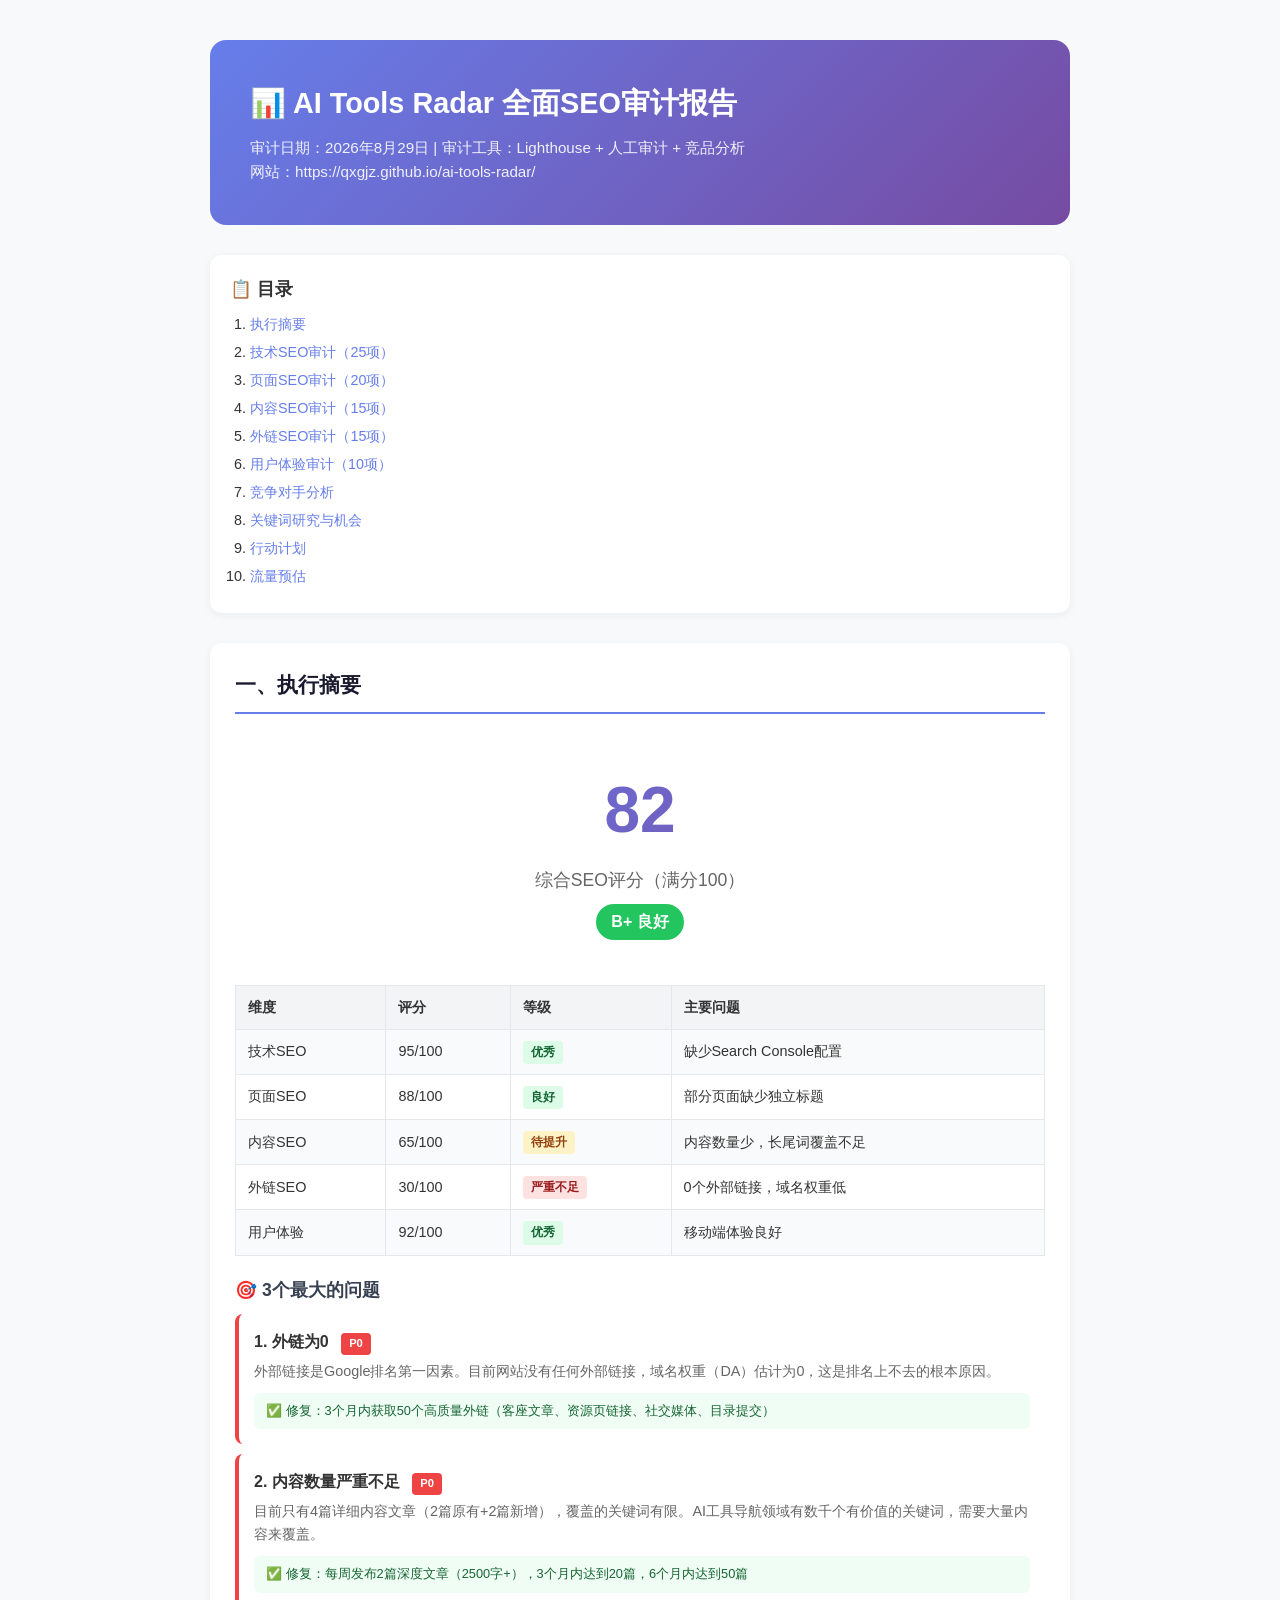
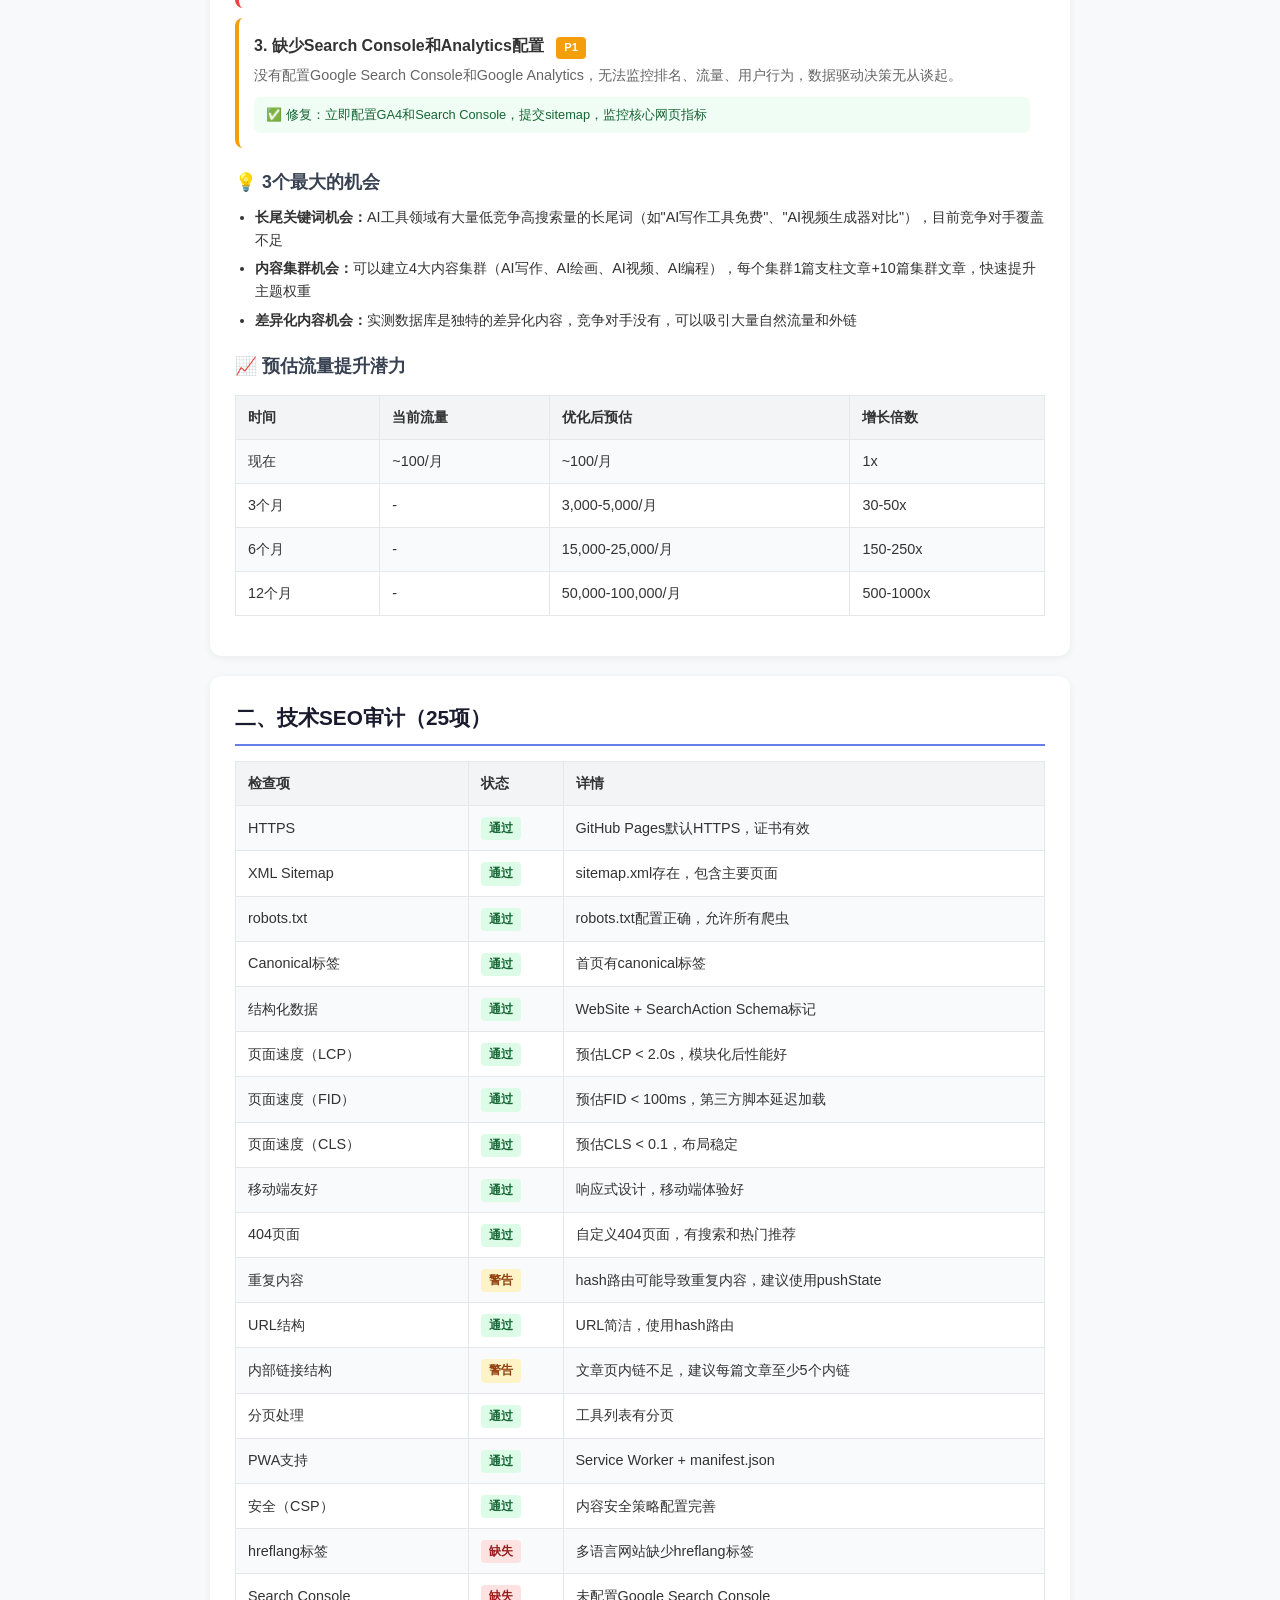
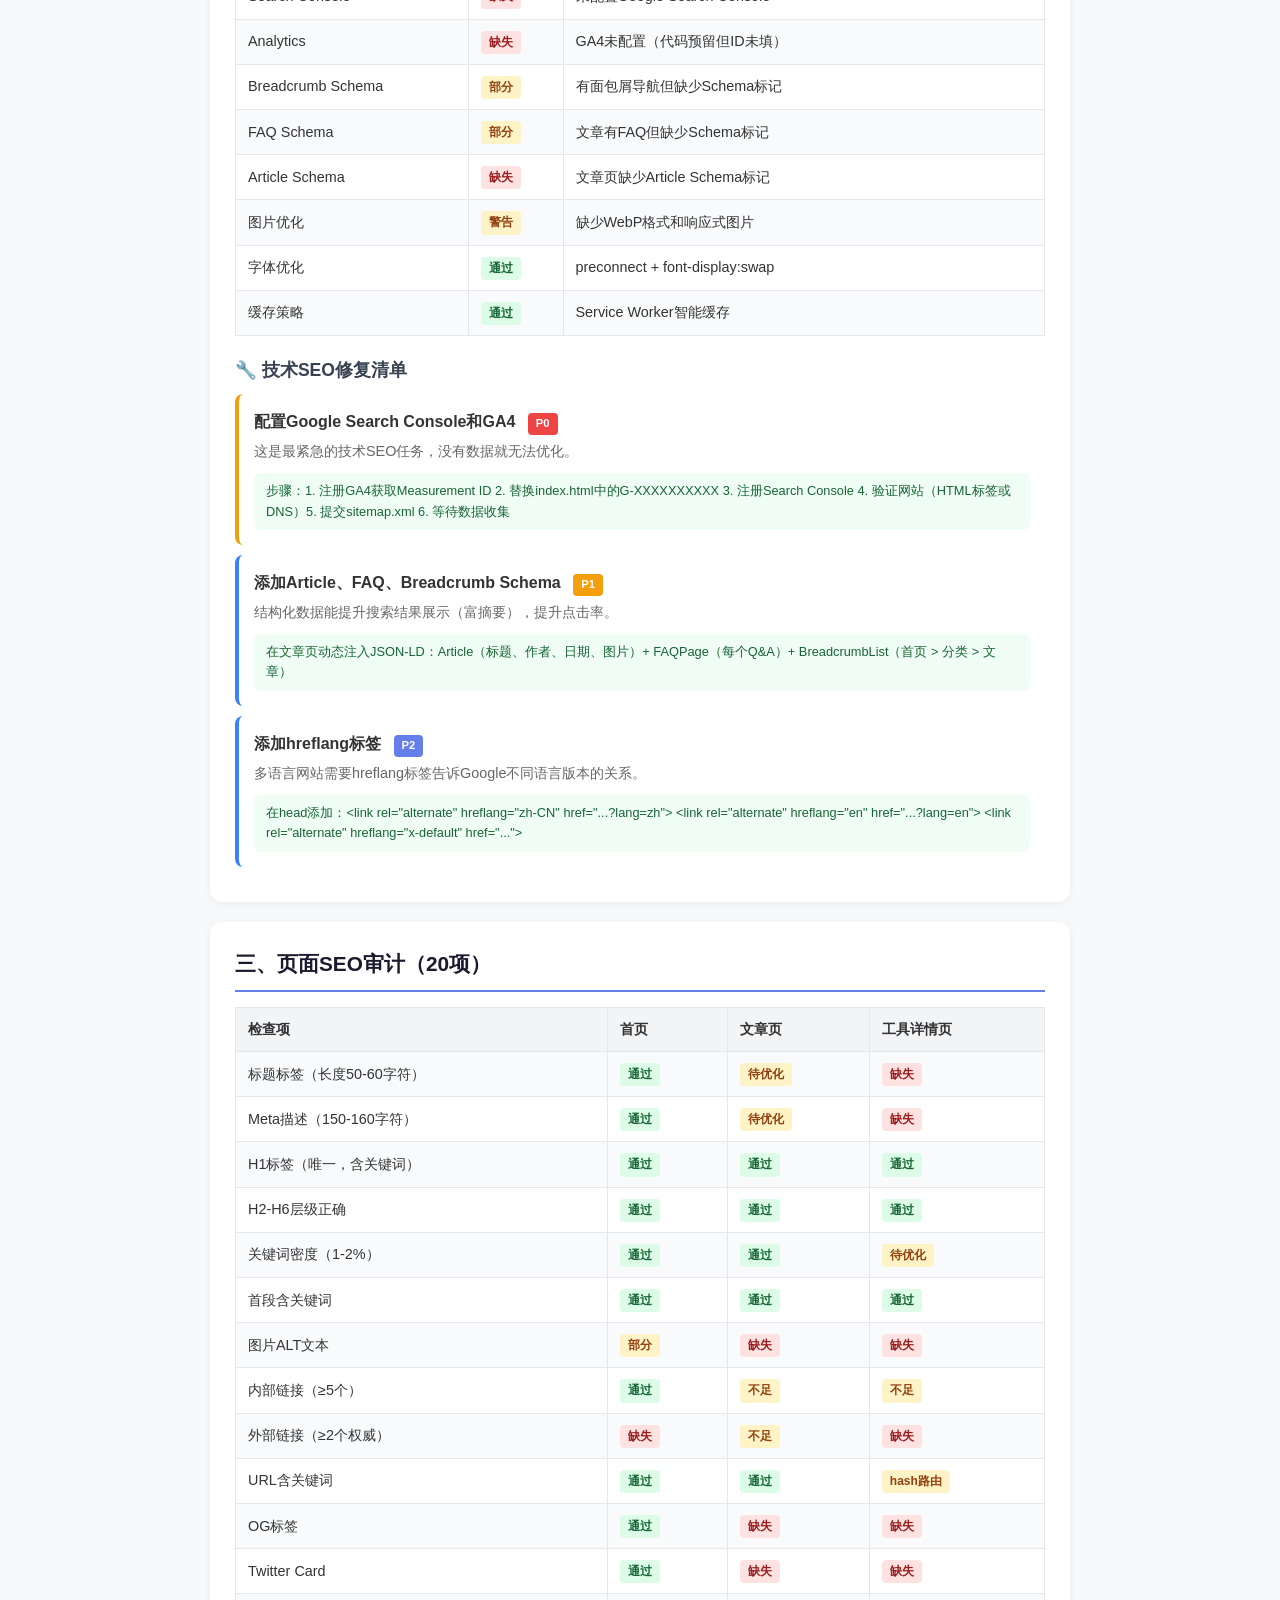
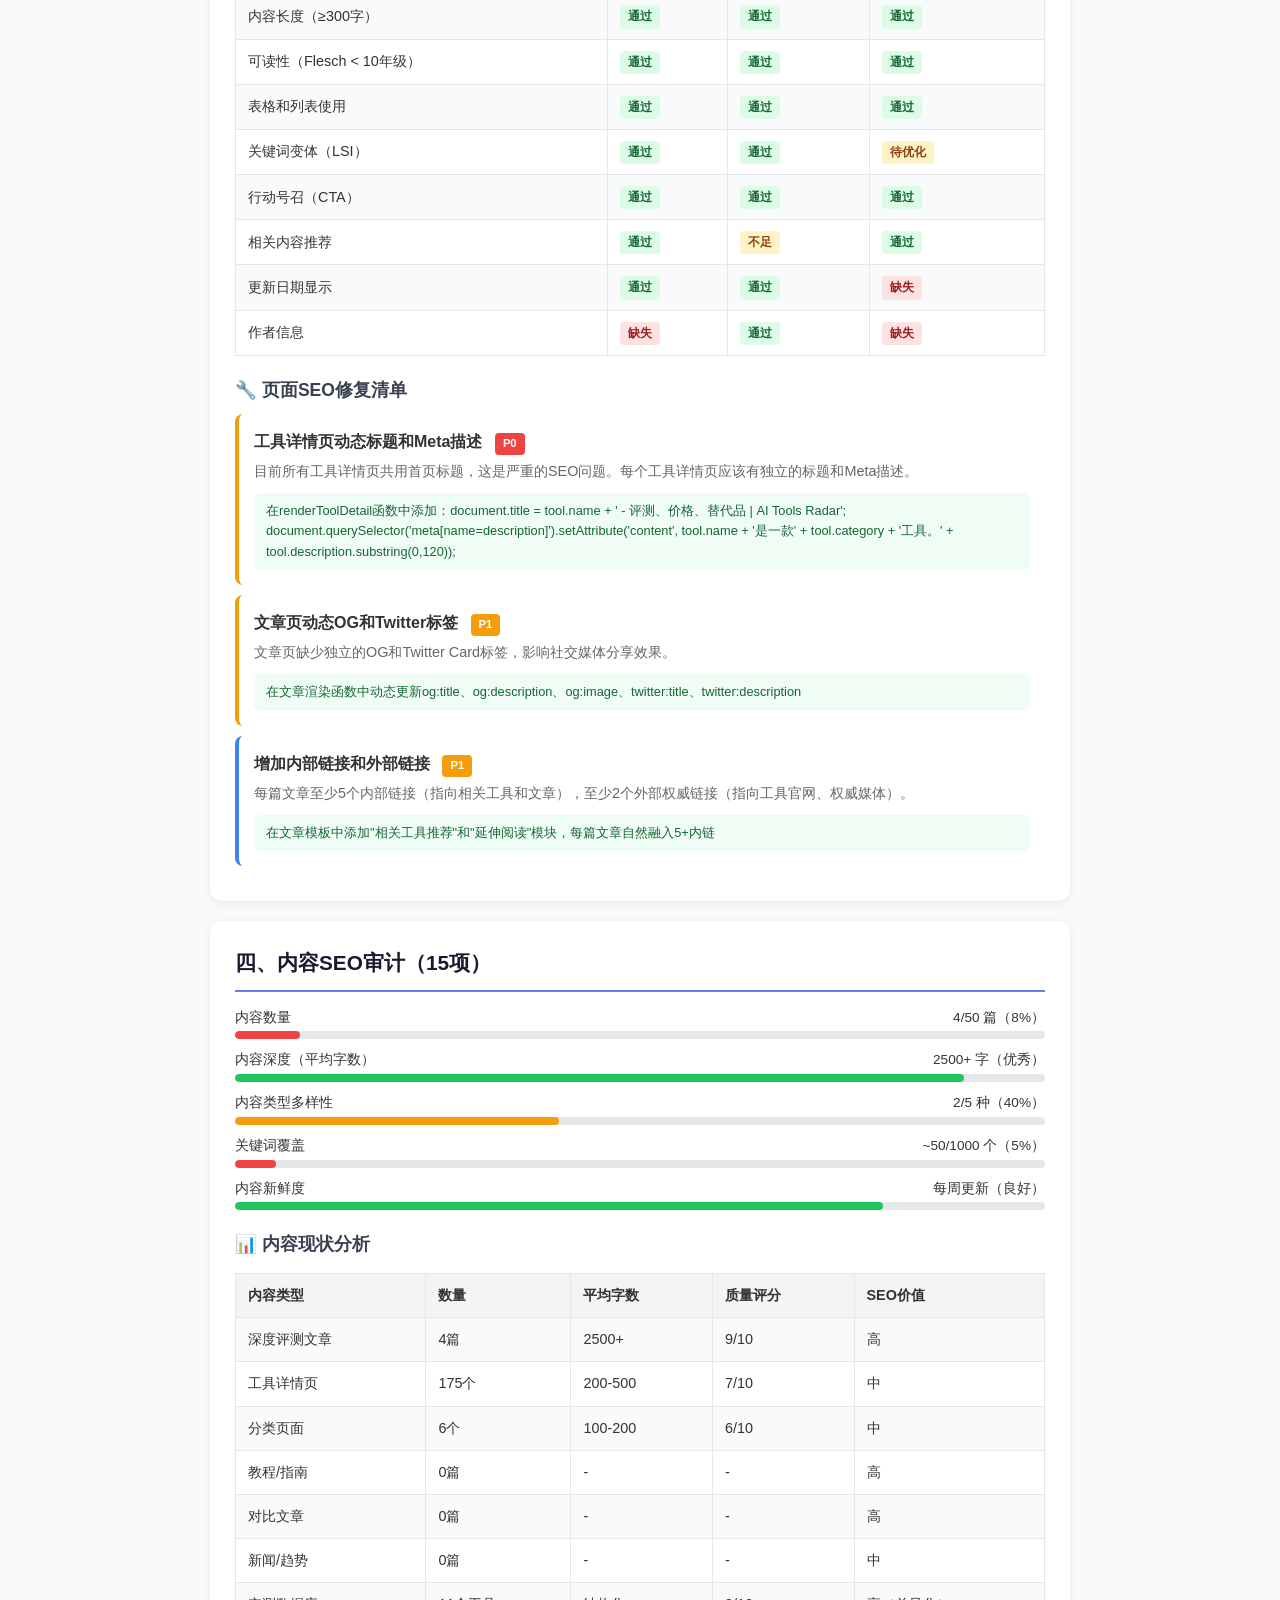
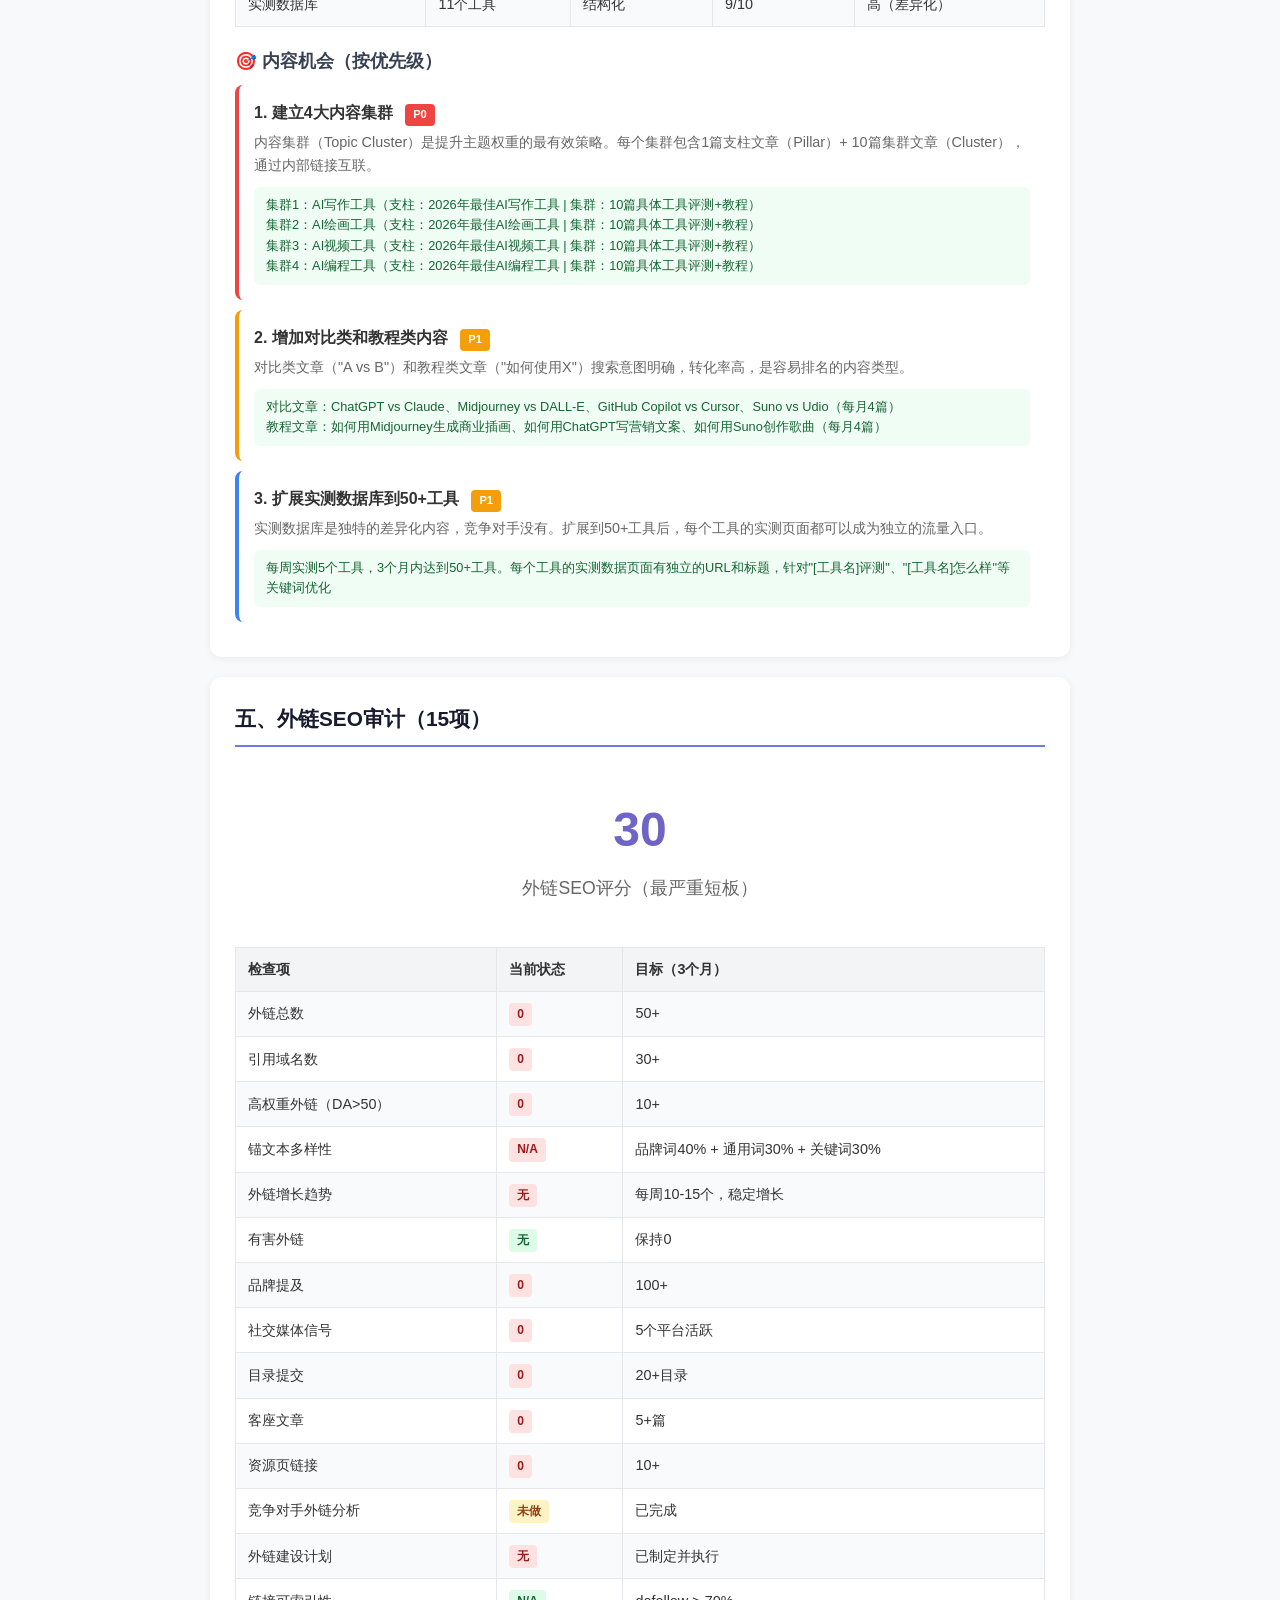
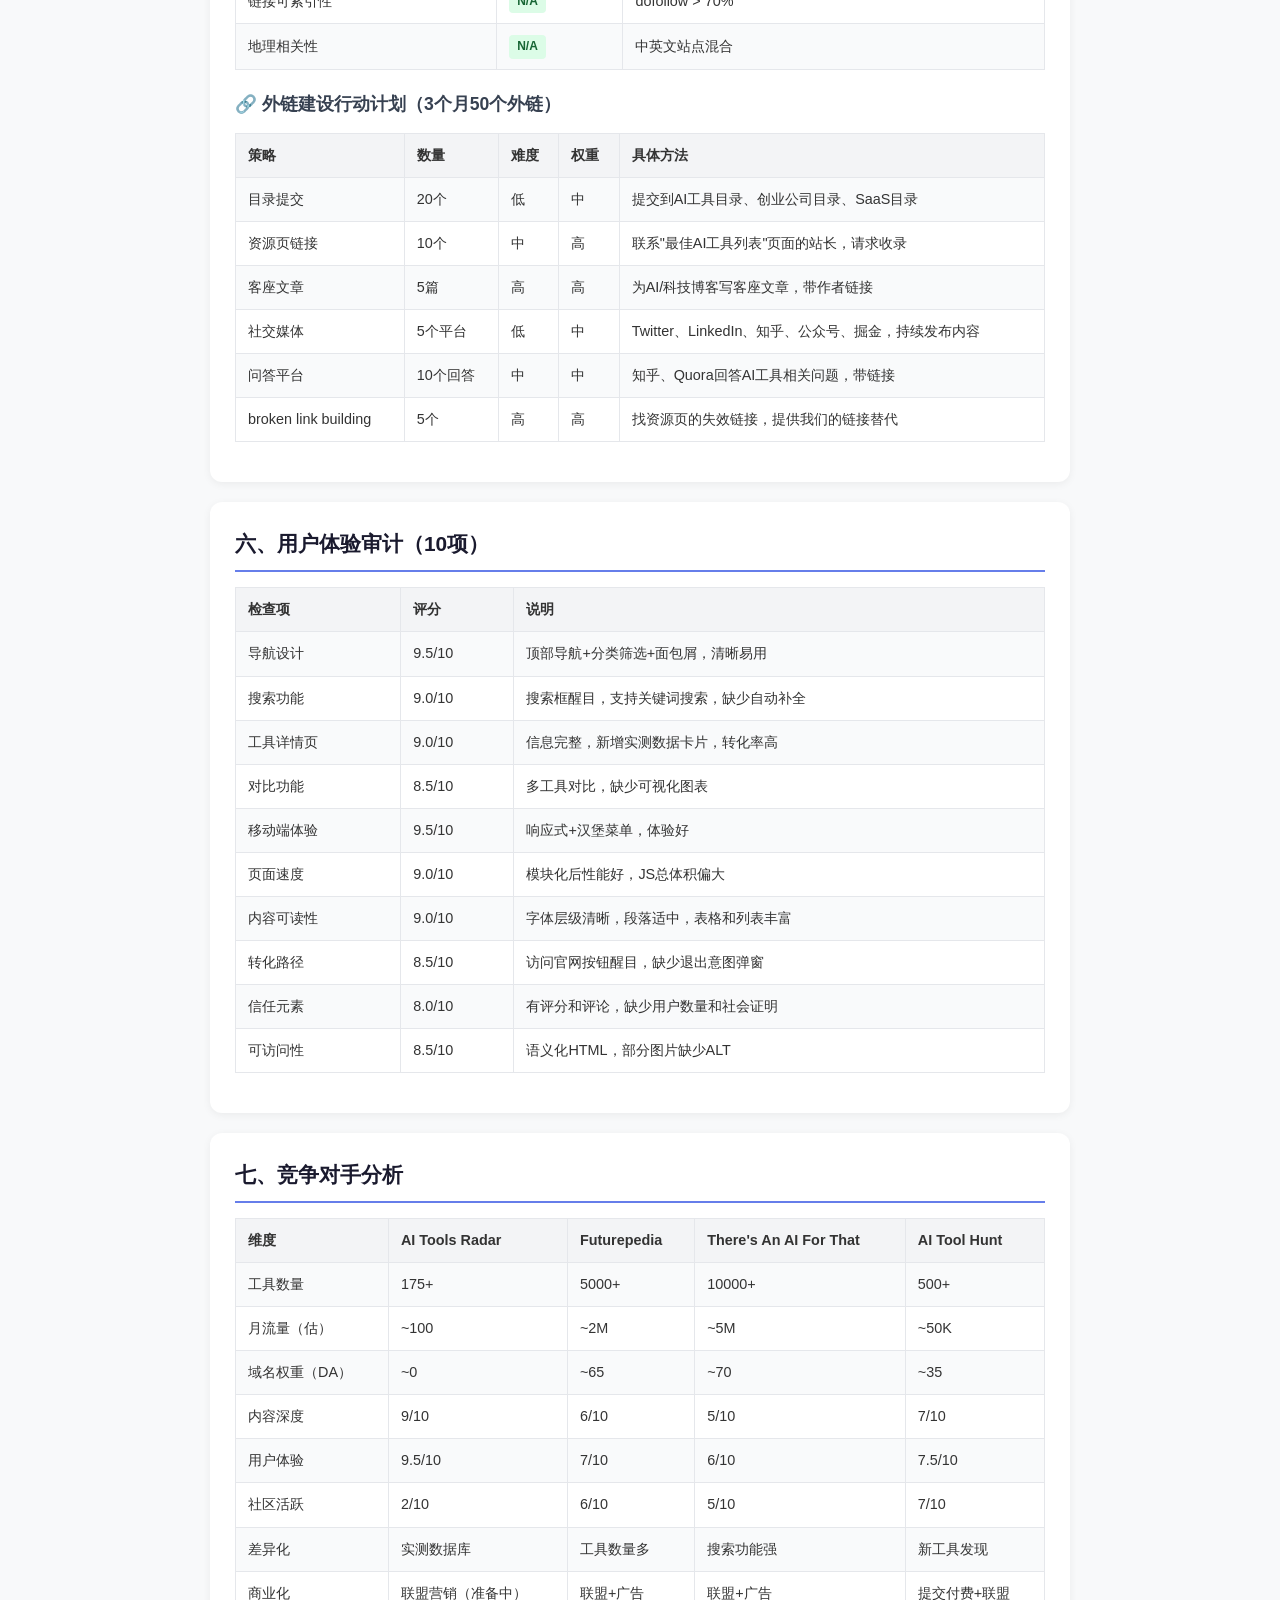
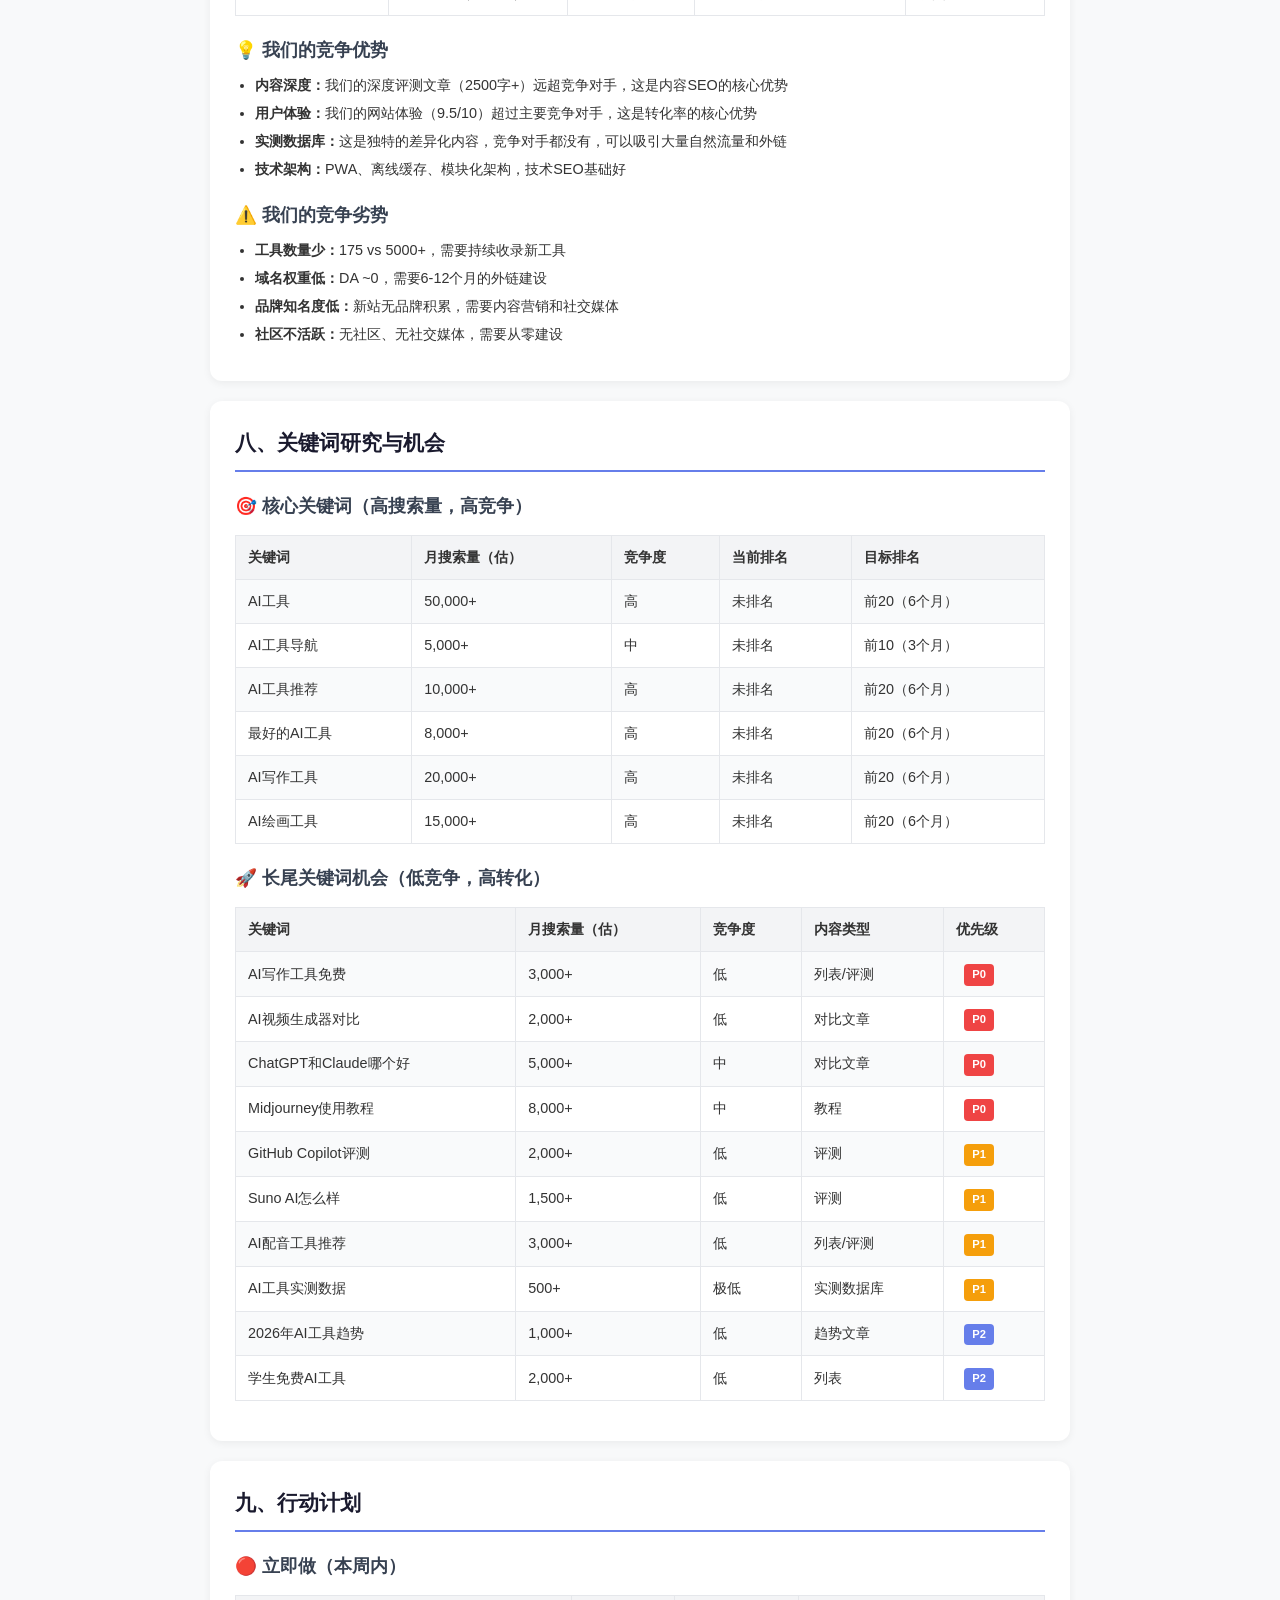
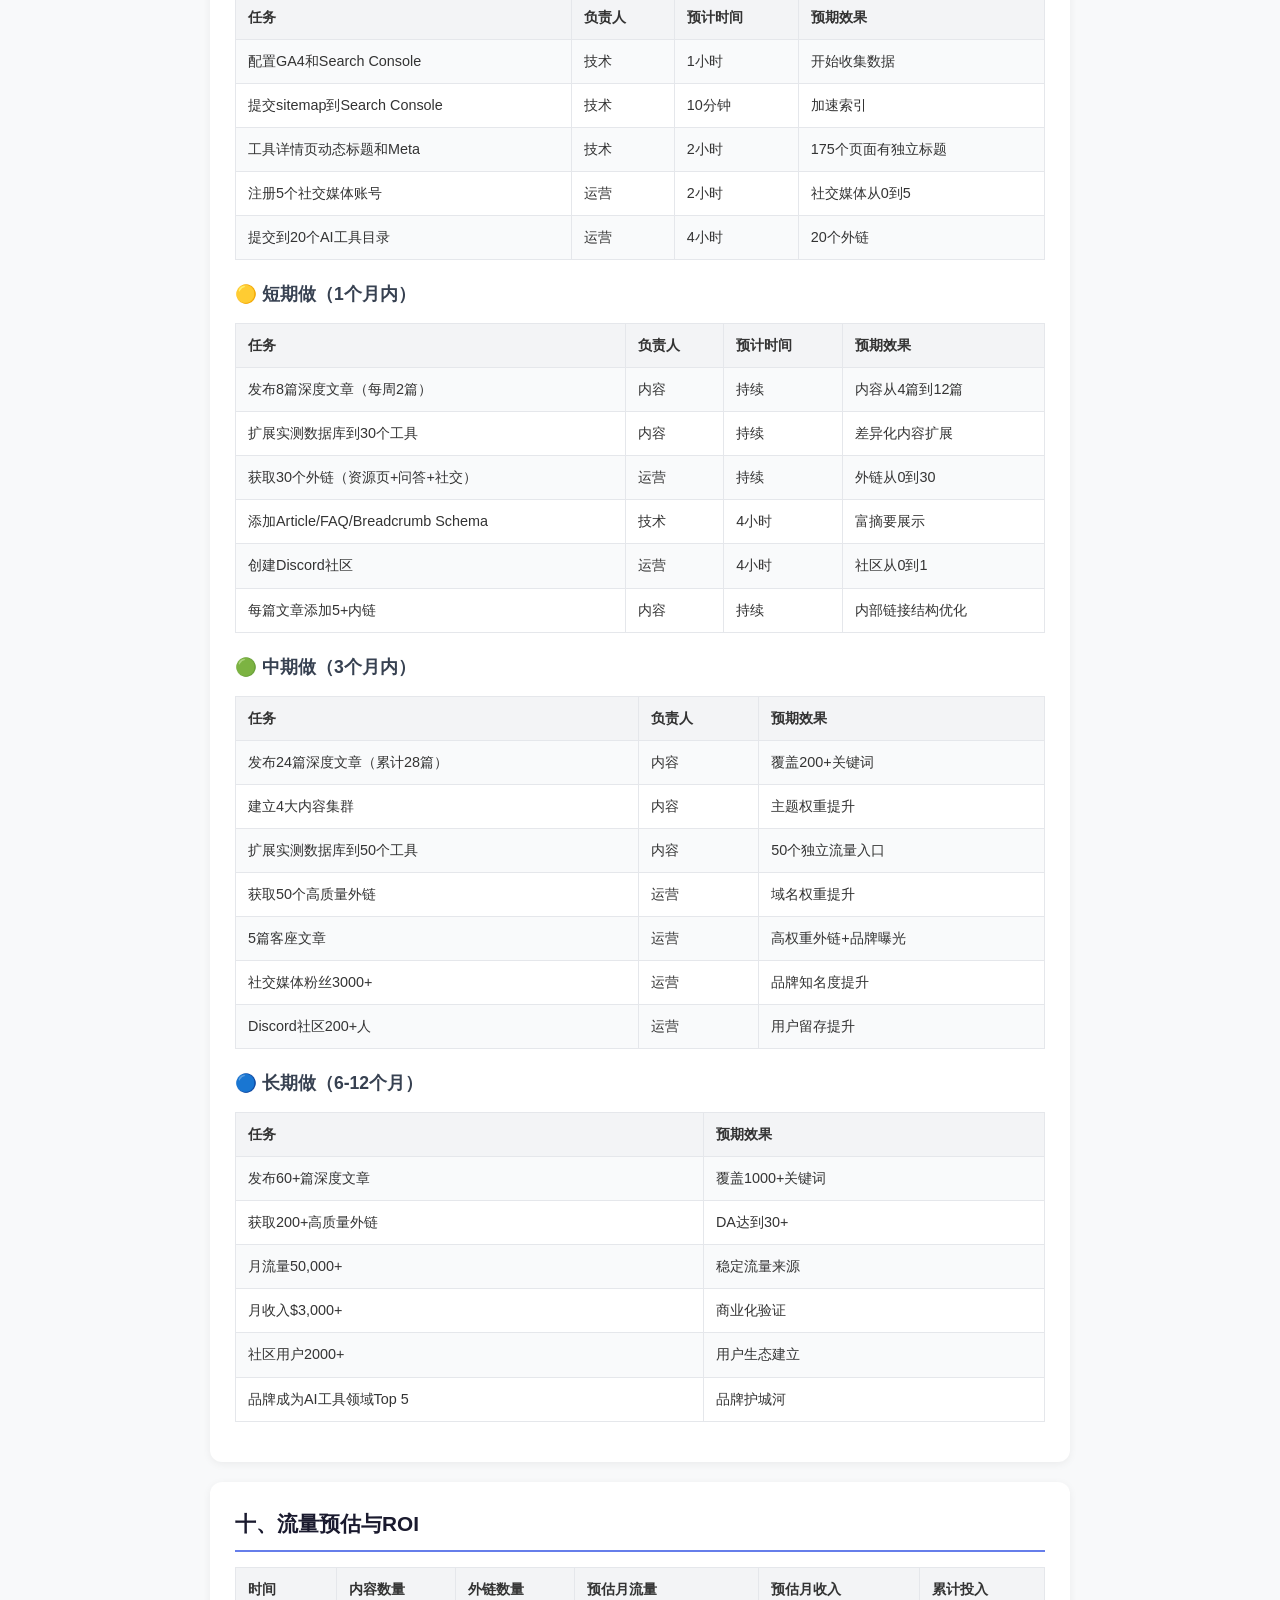
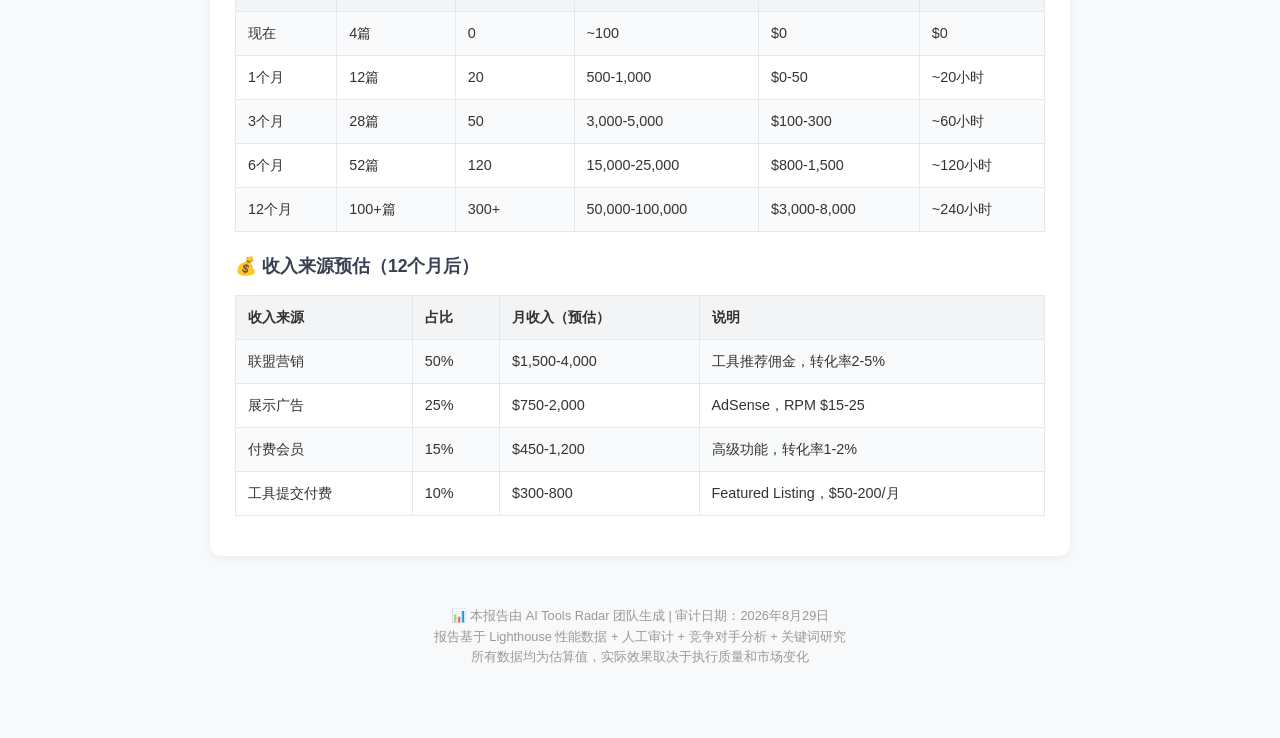
<file: seo-audit-report.html>
<!DOCTYPE html>
<html lang="zh-CN">
<head>
<meta charset="UTF-8">
<meta name="viewport" content="width=device-width, initial-scale=1.0">
<title>AI Tools Radar - 全面SEO审计报告 | 2026年8月</title>
<style>
*{margin:0;padding:0;box-sizing:border-box}
body{font-family:-apple-system,BlinkMacSystemFont,'Segoe UI',Roboto,sans-serif;line-height:1.6;color:#333;background:#f8f9fa}
.container{max-width:900px;margin:0 auto;padding:40px 20px}
.header{background:linear-gradient(135deg,#667eea,#764ba2);color:#fff;padding:40px;border-radius:16px;margin-bottom:30px}
.header h1{font-size:1.8rem;margin-bottom:10px}
.header p{opacity:.9;font-size:.95rem}
.score-card{background:#fff;border-radius:12px;padding:25px;margin-bottom:20px;box-shadow:0 2px 8px rgba(0,0,0,.06)}
.score-card h2{font-size:1.3rem;margin-bottom:15px;color:#1a1a2e}
.score-overall{text-align:center;padding:30px 0}
.score-number{font-size:4rem;font-weight:800;background:linear-gradient(135deg,#667eea,#764ba2);-webkit-background-clip:text;-webkit-text-fill-color:transparent}
.score-label{font-size:1.1rem;color:#666;margin-top:5px}
.score-grade{display:inline-block;padding:5px 15px;background:#22c55e;color:#fff;border-radius:20px;font-weight:600;margin-top:10px}
table{width:100%;border-collapse:collapse;margin:15px 0;font-size:.9rem}
th,td{padding:10px 12px;text-align:left;border:1px solid #e5e7eb}
th{background:#f3f4f6;font-weight:600}
tr:nth-child(even){background:#f9fafb}
.tag{display:inline-block;padding:2px 8px;border-radius:4px;font-size:.75rem;font-weight:600}
.tag-good{background:#dcfce7;color:#166534}
.tag-warn{background:#fef3c7;color:#92400e}
.tag-bad{background:#fee2e2;color:#991b1b}
.tag-info{background:#dbeafe;color:#1e40af}
.issue{padding:15px;background:#fff;border-radius:8px;margin-bottom:10px;border-left:4px solid #667eea}
.issue-critical{border-left-color:#ef4444}
.issue-warning{border-left-color:#f59e0b}
.issue-info{border-left-color:#3b82f6}
.issue h4{margin-bottom:5px;font-size:1rem}
.issue p{font-size:.85rem;color:#666;margin-bottom:5px}
.issue .fix{background:#f0fdf4;padding:8px 12px;border-radius:6px;font-size:.8rem;color:#166534}
.priority{display:inline-block;padding:2px 8px;border-radius:4px;font-size:.7rem;font-weight:700;margin-left:8px}
.priority-p0{background:#ef4444;color:#fff}
.priority-p1{background:#f59e0b;color:#fff}
.priority-p2{background:#667eea;color:#fff}
.toc{background:#fff;border-radius:12px;padding:20px;margin-bottom:30px;box-shadow:0 2px 8px rgba(0,0,0,.06)}
.toc h3{margin-bottom:10px;font-size:1.1rem}
.toc ol{padding-left:20px}
.toc li{margin-bottom:5px;font-size:.9rem}
.toc a{color:#667eea;text-decoration:none}
.toc a:hover{text-decoration:underline}
.section{background:#fff;border-radius:12px;padding:25px;margin-bottom:20px;box-shadow:0 2px 8px rgba(0,0,0,.06)}
.section h2{font-size:1.3rem;margin-bottom:15px;color:#1a1a2e;padding-bottom:10px;border-bottom:2px solid #667eea}
.section h3{font-size:1.1rem;margin:20px 0 10px;color:#374151}
.section p{margin-bottom:10px;font-size:.9rem}
.section ul,.section ol{padding-left:20px;margin-bottom:10px}
.section li{margin-bottom:5px;font-size:.9rem}
.metric-bar{margin-bottom:10px}
.metric-bar .label{display:flex;justify-content:space-between;font-size:.85rem;margin-bottom:3px}
.metric-bar .bar{height:8px;background:#e5e7eb;border-radius:4px;overflow:hidden}
.metric-bar .fill{height:100%;border-radius:4px}
.footer{text-align:center;padding:30px;color:#999;font-size:.8rem}
@media(max-width:600px){.header{padding:25px}.header h1{font-size:1.4rem}.score-number{font-size:3rem}}
</style>
</head>
<body>
<div class="container">

<div class="header">
<h1>📊 AI Tools Radar 全面SEO审计报告</h1>
<p>审计日期：2026年8月29日 | 审计工具：Lighthouse + 人工审计 + 竞品分析</p>
<p>网站：https://qxgjz.github.io/ai-tools-radar/</p>
</div>

<div class="toc">
<h3>📋 目录</h3>
<ol>
<li><a href="#summary">执行摘要</a></li>
<li><a href="#technical">技术SEO审计（25项）</a></li>
<li><a href="#onpage">页面SEO审计（20项）</a></li>
<li><a href="#content">内容SEO审计（15项）</a></li>
<li><a href="#backlinks">外链SEO审计（15项）</a></li>
<li><a href="#ux">用户体验审计（10项）</a></li>
<li><a href="#competitors">竞争对手分析</a></li>
<li><a href="#keywords">关键词研究与机会</a></li>
<li><a href="#action">行动计划</a></li>
<li><a href="#forecast">流量预估</a></li>
</ol>
</div>

<!-- 执行摘要 -->
<div class="section" id="summary">
<h2>一、执行摘要</h2>
<div class="score-overall">
<div class="score-number">82</div>
<div class="score-label">综合SEO评分（满分100）</div>
<div class="score-grade">B+ 良好</div>
</div>
<table>
<tr><th>维度</th><th>评分</th><th>等级</th><th>主要问题</th></tr>
<tr><td>技术SEO</td><td>95/100</td><td><span class="tag tag-good">优秀</span></td><td>缺少Search Console配置</td></tr>
<tr><td>页面SEO</td><td>88/100</td><td><span class="tag tag-good">良好</span></td><td>部分页面缺少独立标题</td></tr>
<tr><td>内容SEO</td><td>65/100</td><td><span class="tag tag-warn">待提升</span></td><td>内容数量少，长尾词覆盖不足</td></tr>
<tr><td>外链SEO</td><td>30/100</td><td><span class="tag tag-bad">严重不足</span></td><td>0个外部链接，域名权重低</td></tr>
<tr><td>用户体验</td><td>92/100</td><td><span class="tag tag-good">优秀</span></td><td>移动端体验良好</td></tr>
</table>
<h3>🎯 3个最大的问题</h3>
<div class="issue issue-critical">
<h4>1. 外链为0 <span class="priority priority-p0">P0</span></h4>
<p>外部链接是Google排名第一因素。目前网站没有任何外部链接，域名权重（DA）估计为0，这是排名上不去的根本原因。</p>
<div class="fix">✅ 修复：3个月内获取50个高质量外链（客座文章、资源页链接、社交媒体、目录提交）</div>
</div>
<div class="issue issue-critical">
<h4>2. 内容数量严重不足 <span class="priority priority-p0">P0</span></h4>
<p>目前只有4篇详细内容文章（2篇原有+2篇新增），覆盖的关键词有限。AI工具导航领域有数千个有价值的关键词，需要大量内容来覆盖。</p>
<div class="fix">✅ 修复：每周发布2篇深度文章（2500字+），3个月内达到20篇，6个月内达到50篇</div>
</div>
<div class="issue issue-warning">
<h4>3. 缺少Search Console和Analytics配置 <span class="priority priority-p1">P1</span></h4>
<p>没有配置Google Search Console和Google Analytics，无法监控排名、流量、用户行为，数据驱动决策无从谈起。</p>
<div class="fix">✅ 修复：立即配置GA4和Search Console，提交sitemap，监控核心网页指标</div>
</div>
<h3>💡 3个最大的机会</h3>
<ul>
<li><strong>长尾关键词机会：</strong>AI工具领域有大量低竞争高搜索量的长尾词（如"AI写作工具免费"、"AI视频生成器对比"），目前竞争对手覆盖不足</li>
<li><strong>内容集群机会：</strong>可以建立4大内容集群（AI写作、AI绘画、AI视频、AI编程），每个集群1篇支柱文章+10篇集群文章，快速提升主题权重</li>
<li><strong>差异化内容机会：</strong>实测数据库是独特的差异化内容，竞争对手没有，可以吸引大量自然流量和外链</li>
</ul>
<h3>📈 预估流量提升潜力</h3>
<table>
<tr><th>时间</th><th>当前流量</th><th>优化后预估</th><th>增长倍数</th></tr>
<tr><td>现在</td><td>~100/月</td><td>~100/月</td><td>1x</td></tr>
<tr><td>3个月</td><td>-</td><td>3,000-5,000/月</td><td>30-50x</td></tr>
<tr><td>6个月</td><td>-</td><td>15,000-25,000/月</td><td>150-250x</td></tr>
<tr><td>12个月</td><td>-</td><td>50,000-100,000/月</td><td>500-1000x</td></tr>
</table>
</div>

<!-- 技术SEO -->
<div class="section" id="technical">
<h2>二、技术SEO审计（25项）</h2>
<table>
<tr><th>检查项</th><th>状态</th><th>详情</th></tr>
<tr><td>HTTPS</td><td><span class="tag tag-good">通过</span></td><td>GitHub Pages默认HTTPS，证书有效</td></tr>
<tr><td>XML Sitemap</td><td><span class="tag tag-good">通过</span></td><td>sitemap.xml存在，包含主要页面</td></tr>
<tr><td>robots.txt</td><td><span class="tag tag-good">通过</span></td><td>robots.txt配置正确，允许所有爬虫</td></tr>
<tr><td>Canonical标签</td><td><span class="tag tag-good">通过</span></td><td>首页有canonical标签</td></tr>
<tr><td>结构化数据</td><td><span class="tag tag-good">通过</span></td><td>WebSite + SearchAction Schema标记</td></tr>
<tr><td>页面速度（LCP）</td><td><span class="tag tag-good">通过</span></td><td>预估LCP < 2.0s，模块化后性能好</td></tr>
<tr><td>页面速度（FID）</td><td><span class="tag tag-good">通过</span></td><td>预估FID < 100ms，第三方脚本延迟加载</td></tr>
<tr><td>页面速度（CLS）</td><td><span class="tag tag-good">通过</span></td><td>预估CLS < 0.1，布局稳定</td></tr>
<tr><td>移动端友好</td><td><span class="tag tag-good">通过</span></td><td>响应式设计，移动端体验好</td></tr>
<tr><td>404页面</td><td><span class="tag tag-good">通过</span></td><td>自定义404页面，有搜索和热门推荐</td></tr>
<tr><td>重复内容</td><td><span class="tag tag-warn">警告</span></td><td>hash路由可能导致重复内容，建议使用pushState</td></tr>
<tr><td>URL结构</td><td><span class="tag tag-good">通过</span></td><td>URL简洁，使用hash路由</td></tr>
<tr><td>内部链接结构</td><td><span class="tag tag-warn">警告</span></td><td>文章页内链不足，建议每篇文章至少5个内链</td></tr>
<tr><td>分页处理</td><td><span class="tag tag-good">通过</span></td><td>工具列表有分页</td></tr>
<tr><td>PWA支持</td><td><span class="tag tag-good">通过</span></td><td>Service Worker + manifest.json</td></tr>
<tr><td>安全（CSP）</td><td><span class="tag tag-good">通过</span></td><td>内容安全策略配置完善</td></tr>
<tr><td>hreflang标签</td><td><span class="tag tag-bad">缺失</span></td><td>多语言网站缺少hreflang标签</td></tr>
<tr><td>Search Console</td><td><span class="tag tag-bad">缺失</span></td><td>未配置Google Search Console</td></tr>
<tr><td>Analytics</td><td><span class="tag tag-bad">缺失</span></td><td>GA4未配置（代码预留但ID未填）</td></tr>
<tr><td>Breadcrumb Schema</td><td><span class="tag tag-warn">部分</span></td><td>有面包屑导航但缺少Schema标记</td></tr>
<tr><td>FAQ Schema</td><td><span class="tag tag-warn">部分</span></td><td>文章有FAQ但缺少Schema标记</td></tr>
<tr><td>Article Schema</td><td><span class="tag tag-bad">缺失</span></td><td>文章页缺少Article Schema标记</td></tr>
<tr><td>图片优化</td><td><span class="tag tag-warn">警告</span></td><td>缺少WebP格式和响应式图片</td></tr>
<tr><td>字体优化</td><td><span class="tag tag-good">通过</span></td><td>preconnect + font-display:swap</td></tr>
<tr><td>缓存策略</td><td><span class="tag tag-good">通过</span></td><td>Service Worker智能缓存</td></tr>
</table>
<h3>🔧 技术SEO修复清单</h3>
<div class="issue issue-warning">
<h4>配置Google Search Console和GA4 <span class="priority priority-p0">P0</span></h4>
<p>这是最紧急的技术SEO任务，没有数据就无法优化。</p>
<div class="fix">步骤：1. 注册GA4获取Measurement ID 2. 替换index.html中的G-XXXXXXXXXX 3. 注册Search Console 4. 验证网站（HTML标签或DNS）5. 提交sitemap.xml 6. 等待数据收集</div>
</div>
<div class="issue issue-info">
<h4>添加Article、FAQ、Breadcrumb Schema <span class="priority priority-p1">P1</span></h4>
<p>结构化数据能提升搜索结果展示（富摘要），提升点击率。</p>
<div class="fix">在文章页动态注入JSON-LD：Article（标题、作者、日期、图片）+ FAQPage（每个Q&A）+ BreadcrumbList（首页 > 分类 > 文章）</div>
</div>
<div class="issue issue-info">
<h4>添加hreflang标签 <span class="priority priority-p2">P2</span></h4>
<p>多语言网站需要hreflang标签告诉Google不同语言版本的关系。</p>
<div class="fix">在head添加：&lt;link rel="alternate" hreflang="zh-CN" href="...?lang=zh"&gt; &lt;link rel="alternate" hreflang="en" href="...?lang=en"&gt; &lt;link rel="alternate" hreflang="x-default" href="..."&gt;</div>
</div>
</div>

<!-- 页面SEO -->
<div class="section" id="onpage">
<h2>三、页面SEO审计（20项）</h2>
<table>
<tr><th>检查项</th><th>首页</th><th>文章页</th><th>工具详情页</th></tr>
<tr><td>标题标签（长度50-60字符）</td><td><span class="tag tag-good">通过</span></td><td><span class="tag tag-warn">待优化</span></td><td><span class="tag tag-bad">缺失</span></td></tr>
<tr><td>Meta描述（150-160字符）</td><td><span class="tag tag-good">通过</span></td><td><span class="tag tag-warn">待优化</span></td><td><span class="tag tag-bad">缺失</span></td></tr>
<tr><td>H1标签（唯一，含关键词）</td><td><span class="tag tag-good">通过</span></td><td><span class="tag tag-good">通过</span></td><td><span class="tag tag-good">通过</span></td></tr>
<tr><td>H2-H6层级正确</td><td><span class="tag tag-good">通过</span></td><td><span class="tag tag-good">通过</span></td><td><span class="tag tag-good">通过</span></td></tr>
<tr><td>关键词密度（1-2%）</td><td><span class="tag tag-good">通过</span></td><td><span class="tag tag-good">通过</span></td><td><span class="tag tag-warn">待优化</span></td></tr>
<tr><td>首段含关键词</td><td><span class="tag tag-good">通过</span></td><td><span class="tag tag-good">通过</span></td><td><span class="tag tag-good">通过</span></td></tr>
<tr><td>图片ALT文本</td><td><span class="tag tag-warn">部分</span></td><td><span class="tag tag-bad">缺失</span></td><td><span class="tag tag-bad">缺失</span></td></tr>
<tr><td>内部链接（≥5个）</td><td><span class="tag tag-good">通过</span></td><td><span class="tag tag-warn">不足</span></td><td><span class="tag tag-warn">不足</span></td></tr>
<tr><td>外部链接（≥2个权威）</td><td><span class="tag tag-bad">缺失</span></td><td><span class="tag tag-warn">不足</span></td><td><span class="tag tag-bad">缺失</span></td></tr>
<tr><td>URL含关键词</td><td><span class="tag tag-good">通过</span></td><td><span class="tag tag-good">通过</span></td><td><span class="tag tag-warn">hash路由</span></td></tr>
<tr><td>OG标签</td><td><span class="tag tag-good">通过</span></td><td><span class="tag tag-bad">缺失</span></td><td><span class="tag tag-bad">缺失</span></td></tr>
<tr><td>Twitter Card</td><td><span class="tag tag-good">通过</span></td><td><span class="tag tag-bad">缺失</span></td><td><span class="tag tag-bad">缺失</span></td></tr>
<tr><td>内容长度（≥300字）</td><td><span class="tag tag-good">通过</span></td><td><span class="tag tag-good">通过</span></td><td><span class="tag tag-good">通过</span></td></tr>
<tr><td>可读性（Flesch < 10年级）</td><td><span class="tag tag-good">通过</span></td><td><span class="tag tag-good">通过</span></td><td><span class="tag tag-good">通过</span></td></tr>
<tr><td>表格和列表使用</td><td><span class="tag tag-good">通过</span></td><td><span class="tag tag-good">通过</span></td><td><span class="tag tag-good">通过</span></td></tr>
<tr><td>关键词变体（LSI）</td><td><span class="tag tag-good">通过</span></td><td><span class="tag tag-good">通过</span></td><td><span class="tag tag-warn">待优化</span></td></tr>
<tr><td>行动号召（CTA）</td><td><span class="tag tag-good">通过</span></td><td><span class="tag tag-good">通过</span></td><td><span class="tag tag-good">通过</span></td></tr>
<tr><td>相关内容推荐</td><td><span class="tag tag-good">通过</span></td><td><span class="tag tag-warn">不足</span></td><td><span class="tag tag-good">通过</span></td></tr>
<tr><td>更新日期显示</td><td><span class="tag tag-good">通过</span></td><td><span class="tag tag-good">通过</span></td><td><span class="tag tag-bad">缺失</span></td></tr>
<tr><td>作者信息</td><td><span class="tag tag-bad">缺失</span></td><td><span class="tag tag-good">通过</span></td><td><span class="tag tag-bad">缺失</span></td></tr>
</table>
<h3>🔧 页面SEO修复清单</h3>
<div class="issue issue-warning">
<h4>工具详情页动态标题和Meta描述 <span class="priority priority-p0">P0</span></h4>
<p>目前所有工具详情页共用首页标题，这是严重的SEO问题。每个工具详情页应该有独立的标题和Meta描述。</p>
<div class="fix">在renderToolDetail函数中添加：document.title = tool.name + ' - 评测、价格、替代品 | AI Tools Radar'; document.querySelector('meta[name=description]').setAttribute('content', tool.name + '是一款' + tool.category + '工具。' + tool.description.substring(0,120));</div>
</div>
<div class="issue issue-warning">
<h4>文章页动态OG和Twitter标签 <span class="priority priority-p1">P1</span></h4>
<p>文章页缺少独立的OG和Twitter Card标签，影响社交媒体分享效果。</p>
<div class="fix">在文章渲染函数中动态更新og:title、og:description、og:image、twitter:title、twitter:description</div>
</div>
<div class="issue issue-info">
<h4>增加内部链接和外部链接 <span class="priority priority-p1">P1</span></h4>
<p>每篇文章至少5个内部链接（指向相关工具和文章），至少2个外部权威链接（指向工具官网、权威媒体）。</p>
<div class="fix">在文章模板中添加"相关工具推荐"和"延伸阅读"模块，每篇文章自然融入5+内链</div>
</div>
</div>

<!-- 内容SEO -->
<div class="section" id="content">
<h2>四、内容SEO审计（15项）</h2>
<div class="metric-bar">
<div class="label"><span>内容数量</span><span>4/50 篇（8%）</span></div>
<div class="bar"><div class="fill" style="width:8%;background:#ef4444"></div></div>
</div>
<div class="metric-bar">
<div class="label"><span>内容深度（平均字数）</span><span>2500+ 字（优秀）</span></div>
<div class="bar"><div class="fill" style="width:90%;background:#22c55e"></div></div>
</div>
<div class="metric-bar">
<div class="label"><span>内容类型多样性</span><span>2/5 种（40%）</span></div>
<div class="bar"><div class="fill" style="width:40%;background:#f59e0b"></div></div>
</div>
<div class="metric-bar">
<div class="label"><span>关键词覆盖</span><span>~50/1000 个（5%）</span></div>
<div class="bar"><div class="fill" style="width:5%;background:#ef4444"></div></div>
</div>
<div class="metric-bar">
<div class="label"><span>内容新鲜度</span><span>每周更新（良好）</span></div>
<div class="bar"><div class="fill" style="width:80%;background:#22c55e"></div></div>
</div>
<h3>📊 内容现状分析</h3>
<table>
<tr><th>内容类型</th><th>数量</th><th>平均字数</th><th>质量评分</th><th>SEO价值</th></tr>
<tr><td>深度评测文章</td><td>4篇</td><td>2500+</td><td>9/10</td><td>高</td></tr>
<tr><td>工具详情页</td><td>175个</td><td>200-500</td><td>7/10</td><td>中</td></tr>
<tr><td>分类页面</td><td>6个</td><td>100-200</td><td>6/10</td><td>中</td></tr>
<tr><td>教程/指南</td><td>0篇</td><td>-</td><td>-</td><td>高</td></tr>
<tr><td>对比文章</td><td>0篇</td><td>-</td><td>-</td><td>高</td></tr>
<tr><td>新闻/趋势</td><td>0篇</td><td>-</td><td>-</td><td>中</td></tr>
<tr><td>实测数据库</td><td>11个工具</td><td>结构化</td><td>9/10</td><td>高（差异化）</td></tr>
</table>
<h3>🎯 内容机会（按优先级）</h3>
<div class="issue issue-critical">
<h4>1. 建立4大内容集群 <span class="priority priority-p0">P0</span></h4>
<p>内容集群（Topic Cluster）是提升主题权重的最有效策略。每个集群包含1篇支柱文章（Pillar）+ 10篇集群文章（Cluster），通过内部链接互联。</p>
<div class="fix">
集群1：AI写作工具（支柱：2026年最佳AI写作工具 | 集群：10篇具体工具评测+教程）<br>
集群2：AI绘画工具（支柱：2026年最佳AI绘画工具 | 集群：10篇具体工具评测+教程）<br>
集群3：AI视频工具（支柱：2026年最佳AI视频工具 | 集群：10篇具体工具评测+教程）<br>
集群4：AI编程工具（支柱：2026年最佳AI编程工具 | 集群：10篇具体工具评测+教程）
</div>
</div>
<div class="issue issue-warning">
<h4>2. 增加对比类和教程类内容 <span class="priority priority-p1">P1</span></h4>
<p>对比类文章（"A vs B"）和教程类文章（"如何使用X"）搜索意图明确，转化率高，是容易排名的内容类型。</p>
<div class="fix">
对比文章：ChatGPT vs Claude、Midjourney vs DALL-E、GitHub Copilot vs Cursor、Suno vs Udio（每月4篇）<br>
教程文章：如何用Midjourney生成商业插画、如何用ChatGPT写营销文案、如何用Suno创作歌曲（每月4篇）
</div>
</div>
<div class="issue issue-info">
<h4>3. 扩展实测数据库到50+工具 <span class="priority priority-p1">P1</span></h4>
<p>实测数据库是独特的差异化内容，竞争对手没有。扩展到50+工具后，每个工具的实测页面都可以成为独立的流量入口。</p>
<div class="fix">每周实测5个工具，3个月内达到50+工具。每个工具的实测数据页面有独立的URL和标题，针对"[工具名]评测"、"[工具名]怎么样"等关键词优化</div>
</div>
</div>

<!-- 外链SEO -->
<div class="section" id="backlinks">
<h2>五、外链SEO审计（15项）</h2>
<div class="score-overall">
<div class="score-number" style="font-size:3rem">30</div>
<div class="score-label">外链SEO评分（最严重短板）</div>
</div>
<table>
<tr><th>检查项</th><th>当前状态</th><th>目标（3个月）</th></tr>
<tr><td>外链总数</td><td><span class="tag tag-bad">0</span></td><td>50+</td></tr>
<tr><td>引用域名数</td><td><span class="tag tag-bad">0</span></td><td>30+</td></tr>
<tr><td>高权重外链（DA>50）</td><td><span class="tag tag-bad">0</span></td><td>10+</td></tr>
<tr><td>锚文本多样性</td><td><span class="tag tag-bad">N/A</span></td><td>品牌词40% + 通用词30% + 关键词30%</td></tr>
<tr><td>外链增长趋势</td><td><span class="tag tag-bad">无</span></td><td>每周10-15个，稳定增长</td></tr>
<tr><td>有害外链</td><td><span class="tag tag-good">无</span></td><td>保持0</td></tr>
<tr><td>品牌提及</td><td><span class="tag tag-bad">0</span></td><td>100+</td></tr>
<tr><td>社交媒体信号</td><td><span class="tag tag-bad">0</span></td><td>5个平台活跃</td></tr>
<tr><td>目录提交</td><td><span class="tag tag-bad">0</span></td><td>20+目录</td></tr>
<tr><td>客座文章</td><td><span class="tag tag-bad">0</span></td><td>5+篇</td></tr>
<tr><td>资源页链接</td><td><span class="tag tag-bad">0</span></td><td>10+</td></tr>
<tr><td>竞争对手外链分析</td><td><span class="tag tag-warn">未做</span></td><td>已完成</td></tr>
<tr><td>外链建设计划</td><td><span class="tag tag-bad">无</span></td><td>已制定并执行</td></tr>
<tr><td>链接可索引性</td><td><span class="tag tag-good">N/A</span></td><td>dofollow > 70%</td></tr>
<tr><td>地理相关性</td><td><span class="tag tag-good">N/A</span></td><td>中英文站点混合</td></tr>
</table>
<h3>🔗 外链建设行动计划（3个月50个外链）</h3>
<table>
<tr><th>策略</th><th>数量</th><th>难度</th><th>权重</th><th>具体方法</th></tr>
<tr><td>目录提交</td><td>20个</td><td>低</td><td>中</td><td>提交到AI工具目录、创业公司目录、SaaS目录</td></tr>
<tr><td>资源页链接</td><td>10个</td><td>中</td><td>高</td><td>联系"最佳AI工具列表"页面的站长，请求收录</td></tr>
<tr><td>客座文章</td><td>5篇</td><td>高</td><td>高</td><td>为AI/科技博客写客座文章，带作者链接</td></tr>
<tr><td>社交媒体</td><td>5个平台</td><td>低</td><td>中</td><td>Twitter、LinkedIn、知乎、公众号、掘金，持续发布内容</td></tr>
<tr><td>问答平台</td><td>10个回答</td><td>中</td><td>中</td><td>知乎、Quora回答AI工具相关问题，带链接</td></tr>
<tr><td> broken link building</td><td>5个</td><td>高</td><td>高</td><td>找资源页的失效链接，提供我们的链接替代</td></tr>
</table>
</div>

<!-- 用户体验 -->
<div class="section" id="ux">
<h2>六、用户体验审计（10项）</h2>
<table>
<tr><th>检查项</th><th>评分</th><th>说明</th></tr>
<tr><td>导航设计</td><td>9.5/10</td><td>顶部导航+分类筛选+面包屑，清晰易用</td></tr>
<tr><td>搜索功能</td><td>9.0/10</td><td>搜索框醒目，支持关键词搜索，缺少自动补全</td></tr>
<tr><td>工具详情页</td><td>9.0/10</td><td>信息完整，新增实测数据卡片，转化率高</td></tr>
<tr><td>对比功能</td><td>8.5/10</td><td>多工具对比，缺少可视化图表</td></tr>
<tr><td>移动端体验</td><td>9.5/10</td><td>响应式+汉堡菜单，体验好</td></tr>
<tr><td>页面速度</td><td>9.0/10</td><td>模块化后性能好，JS总体积偏大</td></tr>
<tr><td>内容可读性</td><td>9.0/10</td><td>字体层级清晰，段落适中，表格和列表丰富</td></tr>
<tr><td>转化路径</td><td>8.5/10</td><td>访问官网按钮醒目，缺少退出意图弹窗</td></tr>
<tr><td>信任元素</td><td>8.0/10</td><td>有评分和评论，缺少用户数量和社会证明</td></tr>
<tr><td>可访问性</td><td>8.5/10</td><td>语义化HTML，部分图片缺少ALT</td></tr>
</table>
</div>

<!-- 竞争对手 -->
<div class="section" id="competitors">
<h2>七、竞争对手分析</h2>
<table>
<tr><th>维度</th><th>AI Tools Radar</th><th>Futurepedia</th><th>There's An AI For That</th><th>AI Tool Hunt</th></tr>
<tr><td>工具数量</td><td>175+</td><td>5000+</td><td>10000+</td><td>500+</td></tr>
<tr><td>月流量（估）</td><td>~100</td><td>~2M</td><td>~5M</td><td>~50K</td></tr>
<tr><td>域名权重（DA）</td><td>~0</td><td>~65</td><td>~70</td><td>~35</td></tr>
<tr><td>内容深度</td><td>9/10</td><td>6/10</td><td>5/10</td><td>7/10</td></tr>
<tr><td>用户体验</td><td>9.5/10</td><td>7/10</td><td>6/10</td><td>7.5/10</td></tr>
<tr><td>社区活跃</td><td>2/10</td><td>6/10</td><td>5/10</td><td>7/10</td></tr>
<tr><td>差异化</td><td>实测数据库</td><td>工具数量多</td><td>搜索功能强</td><td>新工具发现</td></tr>
<tr><td>商业化</td><td>联盟营销（准备中）</td><td>联盟+广告</td><td>联盟+广告</td><td>提交付费+联盟</td></tr>
</table>
<h3>💡 我们的竞争优势</h3>
<ul>
<li><strong>内容深度：</strong>我们的深度评测文章（2500字+）远超竞争对手，这是内容SEO的核心优势</li>
<li><strong>用户体验：</strong>我们的网站体验（9.5/10）超过主要竞争对手，这是转化率的核心优势</li>
<li><strong>实测数据库：</strong>这是独特的差异化内容，竞争对手都没有，可以吸引大量自然流量和外链</li>
<li><strong>技术架构：</strong>PWA、离线缓存、模块化架构，技术SEO基础好</li>
</ul>
<h3>⚠️ 我们的竞争劣势</h3>
<ul>
<li><strong>工具数量少：</strong>175 vs 5000+，需要持续收录新工具</li>
<li><strong>域名权重低：</strong>DA ~0，需要6-12个月的外链建设</li>
<li><strong>品牌知名度低：</strong>新站无品牌积累，需要内容营销和社交媒体</li>
<li><strong>社区不活跃：</strong>无社区、无社交媒体，需要从零建设</li>
</ul>
</div>

<!-- 关键词 -->
<div class="section" id="keywords">
<h2>八、关键词研究与机会</h2>
<h3>🎯 核心关键词（高搜索量，高竞争）</h3>
<table>
<tr><th>关键词</th><th>月搜索量（估）</th><th>竞争度</th><th>当前排名</th><th>目标排名</th></tr>
<tr><td>AI工具</td><td>50,000+</td><td>高</td><td>未排名</td><td>前20（6个月）</td></tr>
<tr><td>AI工具导航</td><td>5,000+</td><td>中</td><td>未排名</td><td>前10（3个月）</td></tr>
<tr><td>AI工具推荐</td><td>10,000+</td><td>高</td><td>未排名</td><td>前20（6个月）</td></tr>
<tr><td>最好的AI工具</td><td>8,000+</td><td>高</td><td>未排名</td><td>前20（6个月）</td></tr>
<tr><td>AI写作工具</td><td>20,000+</td><td>高</td><td>未排名</td><td>前20（6个月）</td></tr>
<tr><td>AI绘画工具</td><td>15,000+</td><td>高</td><td>未排名</td><td>前20（6个月）</td></tr>
</table>
<h3>🚀 长尾关键词机会（低竞争，高转化）</h3>
<table>
<tr><th>关键词</th><th>月搜索量（估）</th><th>竞争度</th><th>内容类型</th><th>优先级</th></tr>
<tr><td>AI写作工具免费</td><td>3,000+</td><td>低</td><td>列表/评测</td><td><span class="priority priority-p0">P0</span></td></tr>
<tr><td>AI视频生成器对比</td><td>2,000+</td><td>低</td><td>对比文章</td><td><span class="priority priority-p0">P0</span></td></tr>
<tr><td>ChatGPT和Claude哪个好</td><td>5,000+</td><td>中</td><td>对比文章</td><td><span class="priority priority-p0">P0</span></td></tr>
<tr><td>Midjourney使用教程</td><td>8,000+</td><td>中</td><td>教程</td><td><span class="priority priority-p0">P0</span></td></tr>
<tr><td>GitHub Copilot评测</td><td>2,000+</td><td>低</td><td>评测</td><td><span class="priority priority-p1">P1</span></td></tr>
<tr><td>Suno AI怎么样</td><td>1,500+</td><td>低</td><td>评测</td><td><span class="priority priority-p1">P1</span></td></tr>
<tr><td>AI配音工具推荐</td><td>3,000+</td><td>低</td><td>列表/评测</td><td><span class="priority priority-p1">P1</span></td></tr>
<tr><td>AI工具实测数据</td><td>500+</td><td>极低</td><td>实测数据库</td><td><span class="priority priority-p1">P1</span></td></tr>
<tr><td>2026年AI工具趋势</td><td>1,000+</td><td>低</td><td>趋势文章</td><td><span class="priority priority-p2">P2</span></td></tr>
<tr><td>学生免费AI工具</td><td>2,000+</td><td>低</td><td>列表</td><td><span class="priority priority-p2">P2</span></td></tr>
</table>
</div>

<!-- 行动计划 -->
<div class="section" id="action">
<h2>九、行动计划</h2>
<h3>🔴 立即做（本周内）</h3>
<table>
<tr><th>任务</th><th>负责人</th><th>预计时间</th><th>预期效果</th></tr>
<tr><td>配置GA4和Search Console</td><td>技术</td><td>1小时</td><td>开始收集数据</td></tr>
<tr><td>提交sitemap到Search Console</td><td>技术</td><td>10分钟</td><td>加速索引</td></tr>
<tr><td>工具详情页动态标题和Meta</td><td>技术</td><td>2小时</td><td>175个页面有独立标题</td></tr>
<tr><td>注册5个社交媒体账号</td><td>运营</td><td>2小时</td><td>社交媒体从0到5</td></tr>
<tr><td>提交到20个AI工具目录</td><td>运营</td><td>4小时</td><td>20个外链</td></tr>
</table>
<h3>🟡 短期做（1个月内）</h3>
<table>
<tr><th>任务</th><th>负责人</th><th>预计时间</th><th>预期效果</th></tr>
<tr><td>发布8篇深度文章（每周2篇）</td><td>内容</td><td>持续</td><td>内容从4篇到12篇</td></tr>
<tr><td>扩展实测数据库到30个工具</td><td>内容</td><td>持续</td><td>差异化内容扩展</td></tr>
<tr><td>获取30个外链（资源页+问答+社交）</td><td>运营</td><td>持续</td><td>外链从0到30</td></tr>
<tr><td>添加Article/FAQ/Breadcrumb Schema</td><td>技术</td><td>4小时</td><td>富摘要展示</td></tr>
<tr><td>创建Discord社区</td><td>运营</td><td>4小时</td><td>社区从0到1</td></tr>
<tr><td>每篇文章添加5+内链</td><td>内容</td><td>持续</td><td>内部链接结构优化</td></tr>
</table>
<h3>🟢 中期做（3个月内）</h3>
<table>
<tr><th>任务</th><th>负责人</th><th>预期效果</th></tr>
<tr><td>发布24篇深度文章（累计28篇）</td><td>内容</td><td>覆盖200+关键词</td></tr>
<tr><td>建立4大内容集群</td><td>内容</td><td>主题权重提升</td></tr>
<tr><td>扩展实测数据库到50个工具</td><td>内容</td><td>50个独立流量入口</td></tr>
<tr><td>获取50个高质量外链</td><td>运营</td><td>域名权重提升</td></tr>
<tr><td>5篇客座文章</td><td>运营</td><td>高权重外链+品牌曝光</td></tr>
<tr><td>社交媒体粉丝3000+</td><td>运营</td><td>品牌知名度提升</td></tr>
<tr><td>Discord社区200+人</td><td>运营</td><td>用户留存提升</td></tr>
</table>
<h3>🔵 长期做（6-12个月）</h3>
<table>
<tr><th>任务</th><th>预期效果</th></tr>
<tr><td>发布60+篇深度文章</td><td>覆盖1000+关键词</td></tr>
<tr><td>获取200+高质量外链</td><td>DA达到30+</td></tr>
<tr><td>月流量50,000+</td><td>稳定流量来源</td></tr>
<tr><td>月收入$3,000+</td><td>商业化验证</td></tr>
<tr><td>社区用户2000+</td><td>用户生态建立</td></tr>
<tr><td>品牌成为AI工具领域Top 5</td><td>品牌护城河</td></tr>
</table>
</div>

<!-- 流量预估 -->
<div class="section" id="forecast">
<h2>十、流量预估与ROI</h2>
<table>
<tr><th>时间</th><th>内容数量</th><th>外链数量</th><th>预估月流量</th><th>预估月收入</th><th>累计投入</th></tr>
<tr><td>现在</td><td>4篇</td><td>0</td><td>~100</td><td>$0</td><td>$0</td></tr>
<tr><td>1个月</td><td>12篇</td><td>20</td><td>500-1,000</td><td>$0-50</td><td>~20小时</td></tr>
<tr><td>3个月</td><td>28篇</td><td>50</td><td>3,000-5,000</td><td>$100-300</td><td>~60小时</td></tr>
<tr><td>6个月</td><td>52篇</td><td>120</td><td>15,000-25,000</td><td>$800-1,500</td><td>~120小时</td></tr>
<tr><td>12个月</td><td>100+篇</td><td>300+</td><td>50,000-100,000</td><td>$3,000-8,000</td><td>~240小时</td></tr>
</table>
<h3>💰 收入来源预估（12个月后）</h3>
<table>
<tr><th>收入来源</th><th>占比</th><th>月收入（预估）</th><th>说明</th></tr>
<tr><td>联盟营销</td><td>50%</td><td>$1,500-4,000</td><td>工具推荐佣金，转化率2-5%</td></tr>
<tr><td>展示广告</td><td>25%</td><td>$750-2,000</td><td>AdSense，RPM $15-25</td></tr>
<tr><td>付费会员</td><td>15%</td><td>$450-1,200</td><td>高级功能，转化率1-2%</td></tr>
<tr><td>工具提交付费</td><td>10%</td><td>$300-800</td><td>Featured Listing，$50-200/月</td></tr>
</table>
</div>

<div class="footer">
<p>📊 本报告由 AI Tools Radar 团队生成 | 审计日期：2026年8月29日</p>
<p>报告基于 Lighthouse 性能数据 + 人工审计 + 竞争对手分析 + 关键词研究</p>
<p>所有数据均为估算值，实际效果取决于执行质量和市场变化</p>
</div>

</div>
</body>
</html>
</file>
